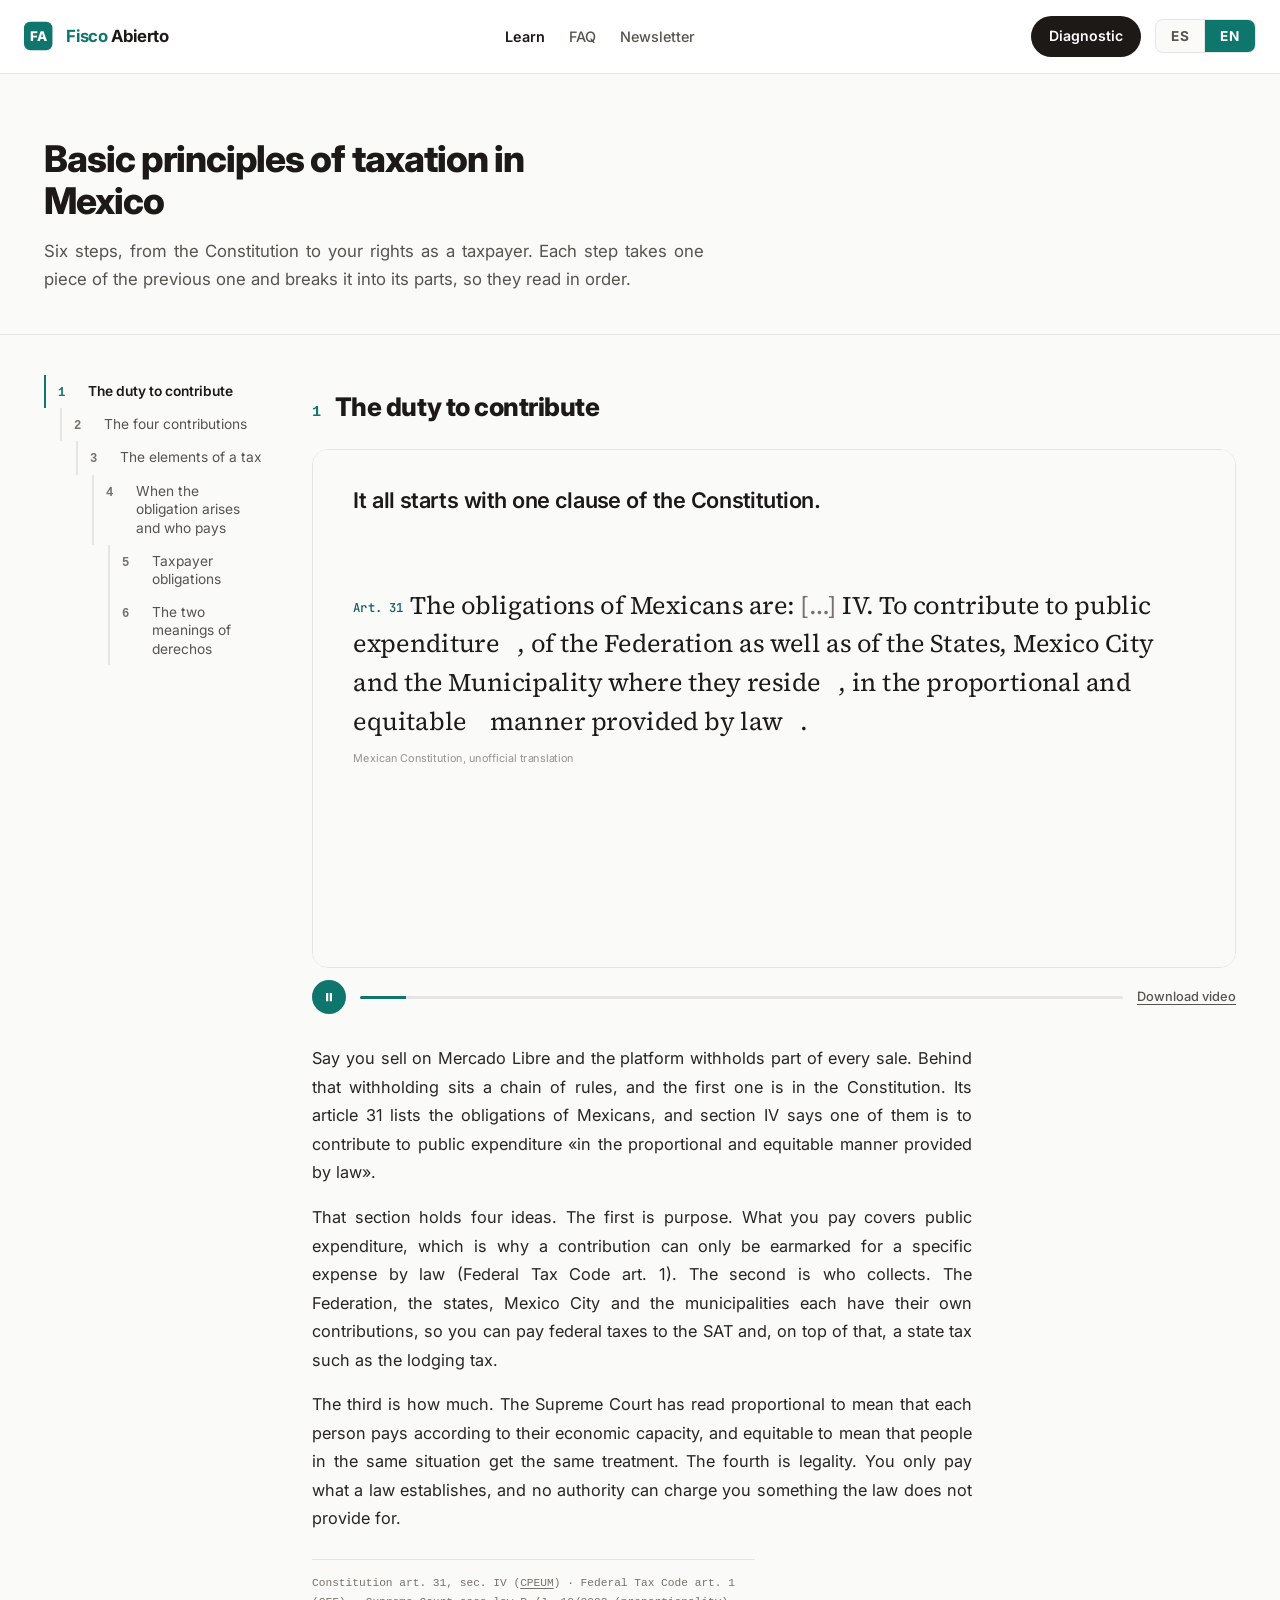
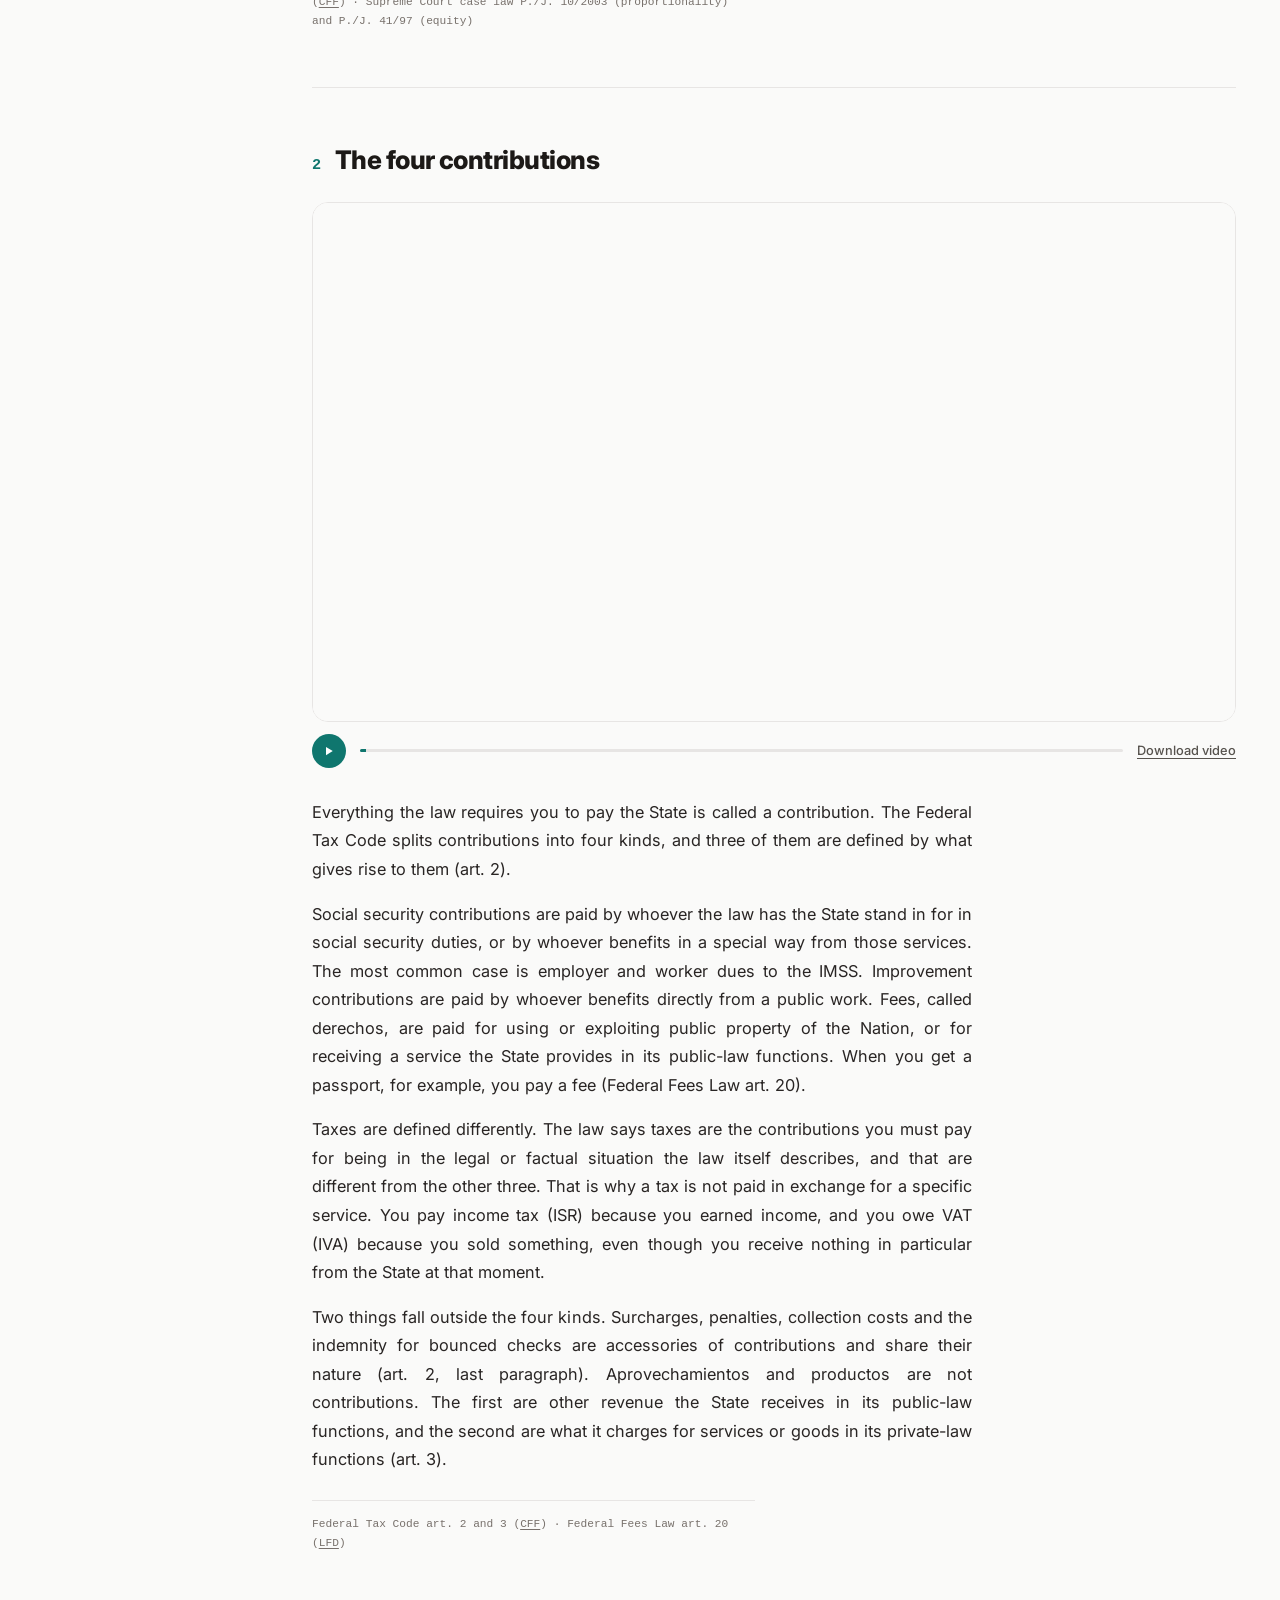
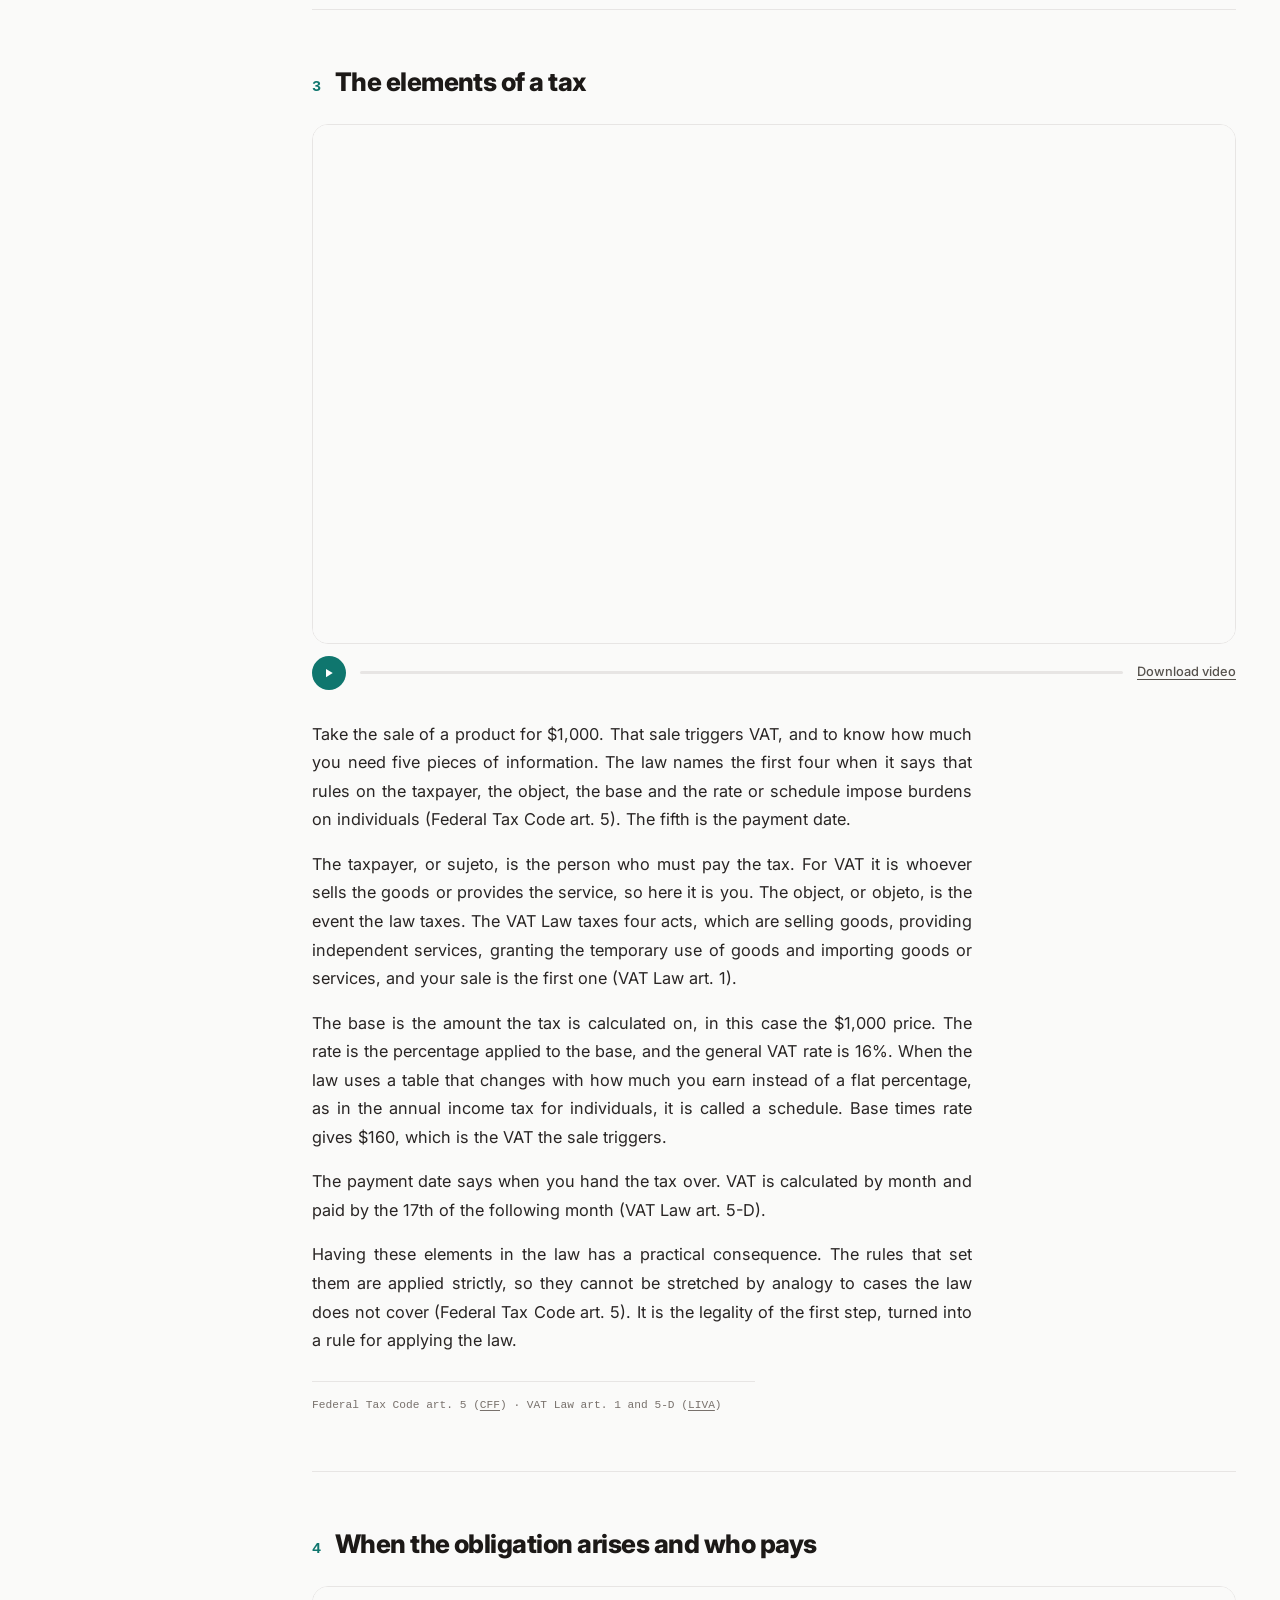
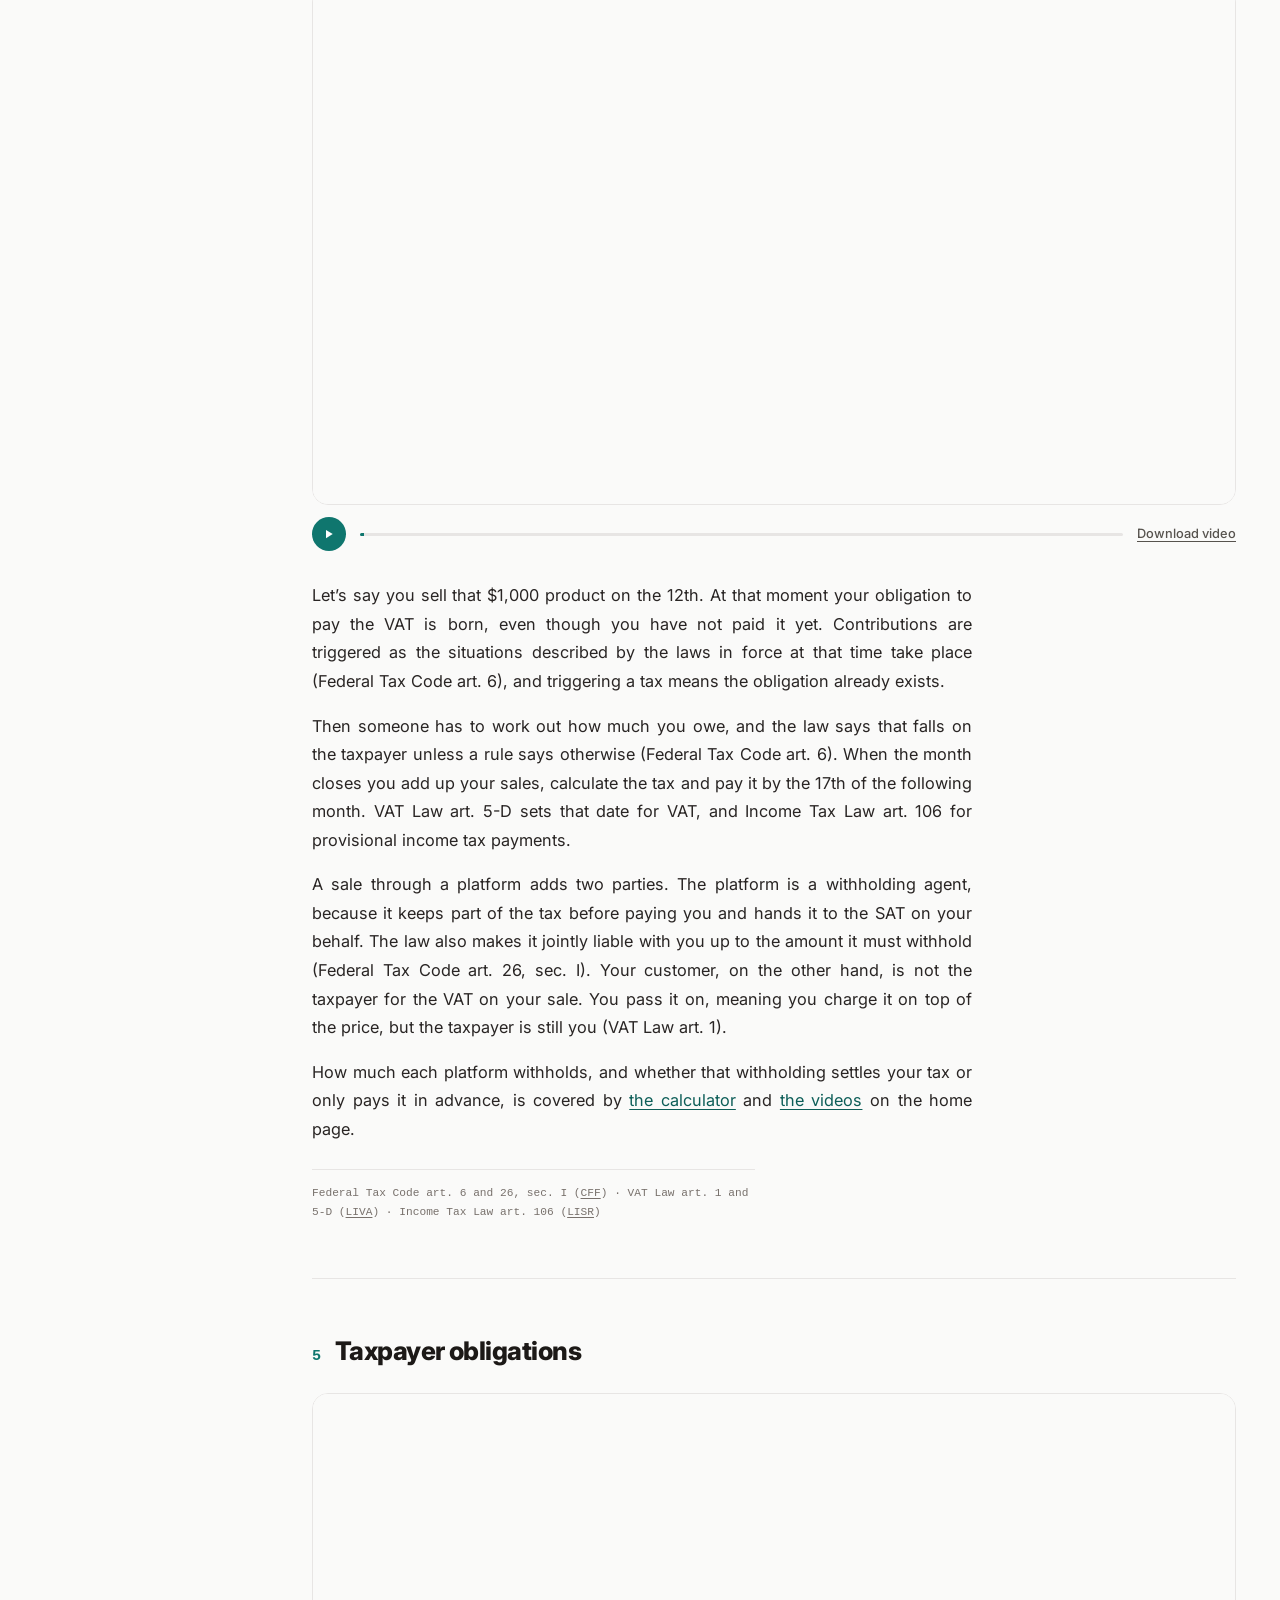
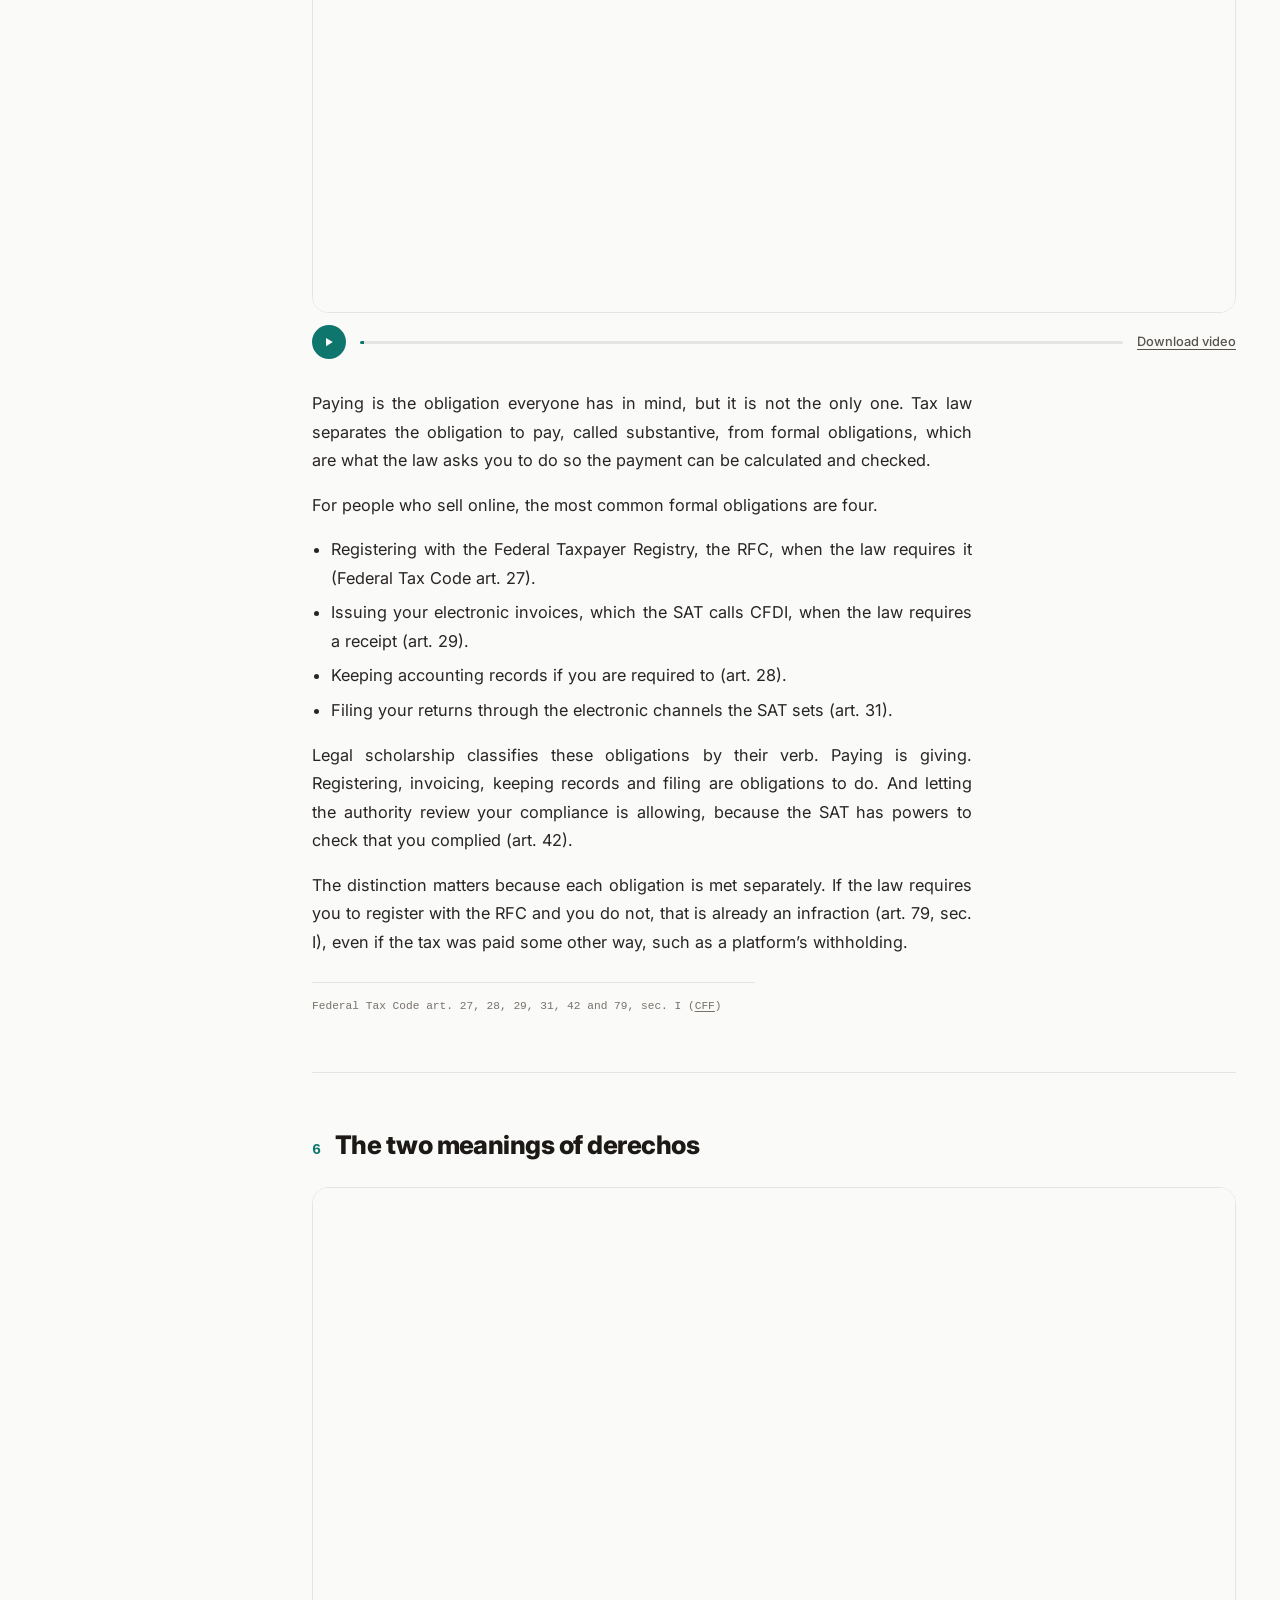
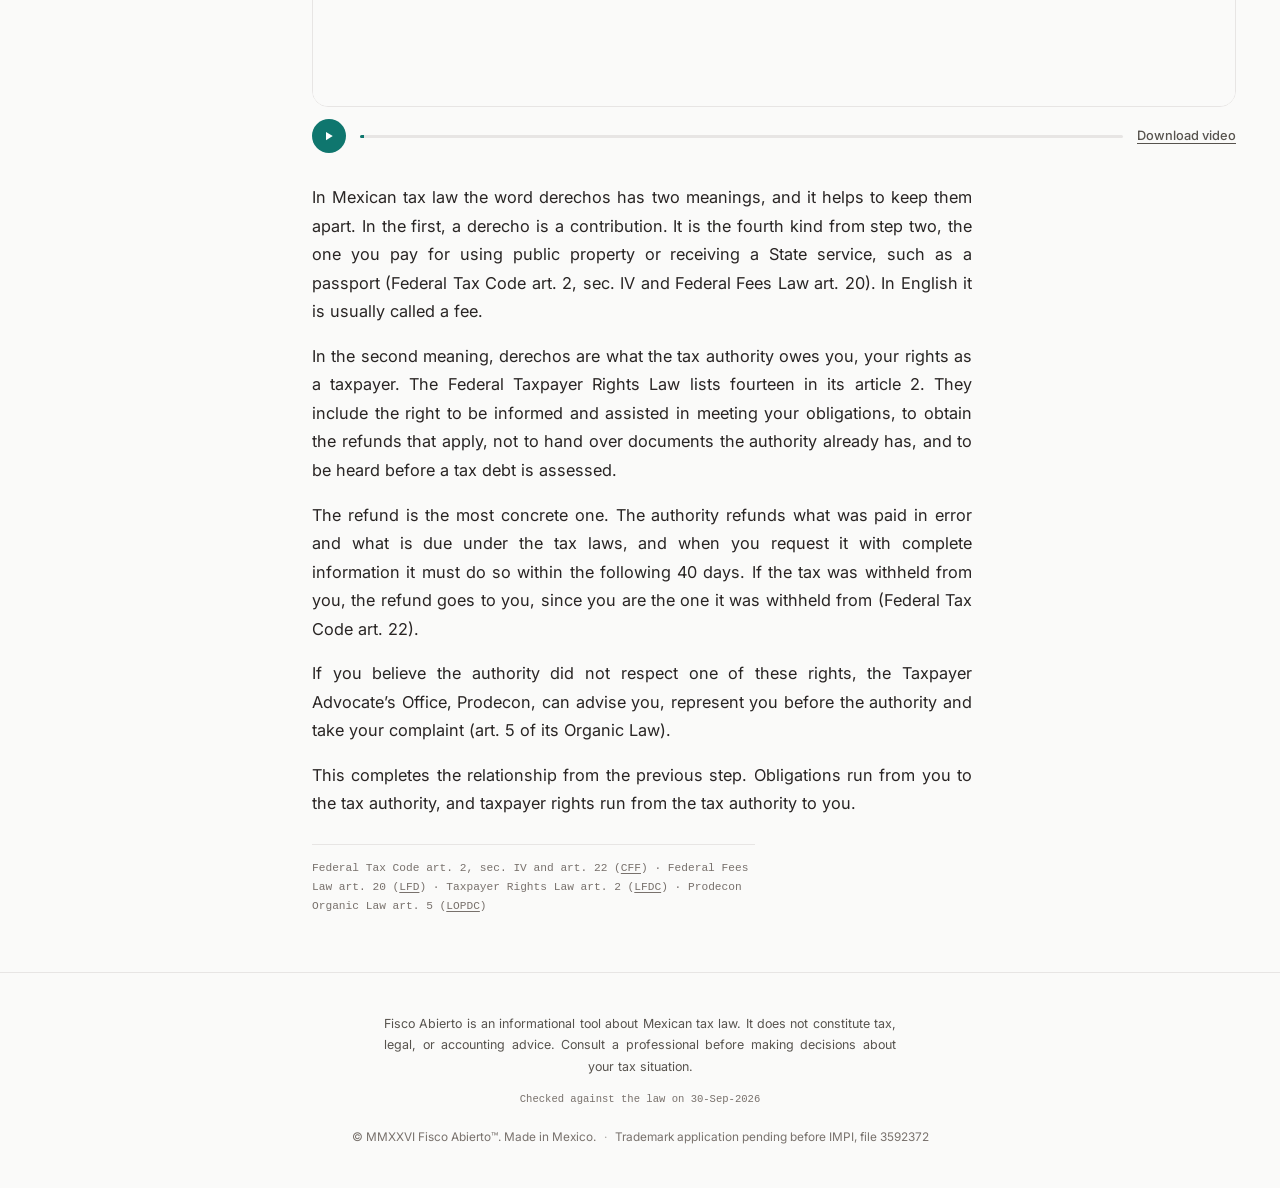
<file: aprende/index.html>
<!DOCTYPE html>
<html lang="es">
<head>
    <meta charset="UTF-8">
    <meta name="viewport" content="width=device-width, initial-scale=1.0">
    <title>Aprende | Fisco Abierto</title>
    <link rel="icon" type="image/svg+xml" href="../favicon.svg">
    <meta name="description" content="Principios básicos de los impuestos en México, en seis pasos con animaciones: qué es una contribución, qué es un impuesto, cuándo nace la obligación, obligaciones y derechos del contribuyente.">
    <link rel="preconnect" href="https://fonts.googleapis.com">
    <link rel="preconnect" href="https://fonts.gstatic.com" crossorigin>
    <link href="https://fonts.googleapis.com/css2?family=Inter:wght@400;500;600;700;800&display=swap" rel="stylesheet">
    <style>
        :root {
            --color-bg: #FAFAF9;
            --color-surface: #FFFFFF;
            --color-text: #1C1917;
            --color-text-secondary: #57534E;
            --color-text-muted: #78716C;
            --color-accent: #0F766E;
            --color-accent-light: #CCFBF1;
            --color-accent-dark: #0D5E58;
            --color-border: #E7E5E4;
            --mono: ui-monospace, SFMono-Regular, Menlo, monospace;
        }
        * { margin: 0; padding: 0; box-sizing: border-box; }
        html { scroll-padding-top: 90px; }
        body {
            font-family: 'Inter', system-ui, -apple-system, sans-serif;
            background: var(--color-bg);
            color: var(--color-text);
            line-height: 1.6;
            -webkit-font-smoothing: antialiased;
        }
        .container { max-width: 1240px; margin: 0 auto; padding: 0 24px; }

        /* NAV: el mismo del sitio. Aquí el botón de Diagnóstico se ve siempre,
           porque esta página no tiene el botón del hero. */
        nav#topnav {
            background: var(--color-surface);
            border-bottom: 1px solid var(--color-border);
            padding: 16px 0;
            position: sticky;
            top: 0;
            z-index: 100;
            transition: padding 0.25s ease;
        }
        nav#topnav .container { display: flex; justify-content: space-between; align-items: center; max-width: 1560px; }
        nav#topnav.shrunk { padding: 8px 0; }
        .logo { display: inline-flex; align-items: center; gap: 10px; text-decoration: none; }
        .logo-badge { height: 32px; width: auto; flex-shrink: 0; }
        .logo-word { display: inline-flex; gap: 0.18em; white-space: nowrap; overflow: hidden; max-width: 240px; font-size: 1.05rem; font-weight: 700; letter-spacing: -0.01em; }
        .logo-word-a { color: var(--color-accent); }
        .logo-word-b { color: var(--color-text); }
        .nav-right { display: inline-flex; align-items: center; gap: 14px; }
        .nav-links { display: flex; gap: 24px; }
        .nav-links a { text-decoration: none; color: var(--color-text-secondary); font-size: 0.9rem; font-weight: 500; transition: color 0.2s; }
        .nav-links a[aria-current="page"] { color: var(--color-text); font-weight: 600; }
        @media (hover: hover) { .nav-links a:hover { color: var(--color-accent); } }
        .nav-cta { background: var(--color-text); color: #FFFFFF; text-decoration: none; font-size: 0.88rem; font-weight: 600; padding: 9px 18px; border-radius: 999px; white-space: nowrap; transition: background-color 0.2s; }
        @media (hover: hover) { .nav-cta:hover { background: var(--color-accent); } }
        .lang-switch { display: inline-flex; border: 1px solid var(--color-border); border-radius: 8px; overflow: hidden; background: var(--color-bg); flex-shrink: 0; }
        .lang-btn { appearance: none; -webkit-appearance: none; background: none; border: none; font-family: inherit; font-size: 0.85rem; font-weight: 700; letter-spacing: 0.06em; color: var(--color-text-secondary); padding: 8px 15px; cursor: pointer; transition: background-color 0.2s, color 0.2s; }
        .lang-btn + .lang-btn { border-left: 1px solid var(--color-border); }
        @media (hover: hover) { .lang-btn:hover { color: var(--color-accent); } }
        .lang-btn.active { background: var(--color-accent); color: #FFFFFF; }
        .lang-btn:focus-visible, .nav-links a:focus-visible, .nav-cta:focus-visible, .logo:focus-visible { outline: 2px solid var(--color-accent); outline-offset: 2px; }
        @media (prefers-reduced-motion: reduce) { nav#topnav, .nav-links a, .nav-cta, .lang-btn { transition: none; } }

        /* ENCABEZADO */
        .ap-head { padding: 64px 0 40px; border-bottom: 1px solid var(--color-border); }
        .ap-head h1 { font-size: 2.3rem; font-weight: 800; letter-spacing: -0.025em; line-height: 1.15; max-width: 22ch; }
        .ap-head p { margin-top: 16px; font-size: 1.05rem; color: var(--color-text-secondary); line-height: 1.65; max-width: 60ch; }

        /* CUERPO: escalera fija a la izquierda y peldaños a la derecha. */
        .ap-body { display: grid; grid-template-columns: 220px minmax(0, 1fr); gap: 48px; align-items: start; }

        /* La escalera: la sangría de cada peldaño es su profundidad. Cada uno
           se explica con las piezas del de abajo; el 5 y el 6 comparten nivel
           porque son las dos caras de la misma relación. */
        .ap-escalera { position: sticky; top: 96px; padding: 40px 0; }
        .ap-escalera ol { list-style: none; }
        .ap-escalera li { position: relative; padding-left: calc(var(--nivel, 0) * 16px); }
        .ap-escalera li[data-nivel="1"] { --nivel: 1; } .ap-escalera li[data-nivel="2"] { --nivel: 2; }
        .ap-escalera li[data-nivel="3"] { --nivel: 3; } .ap-escalera li[data-nivel="4"] { --nivel: 4; }
        .ap-escalera a {
            display: grid; grid-template-columns: 22px 1fr; gap: 8px; align-items: baseline;
            padding: 7px 0 7px 12px; border-left: 2px solid var(--color-border);
            color: var(--color-text-secondary); text-decoration: none; font-size: 0.86rem; line-height: 1.35;
            transition: color 0.2s, border-color 0.2s;
        }
        .ap-escalera .n { font-family: var(--mono); font-size: 0.76rem; font-weight: 600; color: var(--color-text-muted); }
        .ap-escalera a[aria-current="step"] { color: var(--color-text); border-left-color: var(--color-accent); font-weight: 600; }
        .ap-escalera a[aria-current="step"] .n { color: var(--color-accent); }
        @media (hover: hover) { .ap-escalera a:hover { color: var(--color-accent); } }
        .ap-escalera a:focus-visible { outline: 2px solid var(--color-accent); outline-offset: 2px; }

        .ap-p { padding: 56px 0; border-bottom: 1px solid var(--color-border); }
        .ap-p:last-child { border-bottom: 0; }
        .ap-p h2 { display: flex; align-items: baseline; gap: 14px; font-size: 1.6rem; font-weight: 800; letter-spacing: -0.02em; line-height: 1.25; }
        .ap-p h2 .n { font-family: var(--mono); font-size: 0.95rem; font-weight: 600; color: var(--color-accent); flex: none; }

        /* Lámina en vivo: la misma fuente que el video descargable. */
        .ap-lamina { margin: 26px 0 0; }
        .ap-marco { position: relative; aspect-ratio: 16 / 9; border: 1px solid var(--color-border); border-radius: 16px; overflow: hidden; background: #FAFAF9; }
        .ap-marco iframe { position: absolute; inset: 0; width: 100%; height: 100%; border: 0; display: block; }
        .ap-ctl { display: flex; align-items: center; gap: 14px; margin-top: 12px; }
        .ap-play {
            appearance: none; -webkit-appearance: none; cursor: pointer; flex: none;
            width: 34px; height: 34px; border-radius: 50%; display: grid; place-items: center;
            background: var(--color-accent); border: 0;
        }
        @media (hover: hover) { .ap-play:hover { background: var(--color-accent-dark); } }
        .ap-play:focus-visible { outline: 2px solid var(--color-accent); outline-offset: 3px; }
        .ap-play svg { width: 12px; height: 12px; fill: #FFFFFF; }
        .ap-play path { display: none; }
        .ap-play[data-estado="play"] .i-play, .ap-play[data-estado="pause"] .i-pause, .ap-play[data-estado="replay"] .i-replay { display: inline; }
        .ap-track { flex: 1; height: 3px; border-radius: 3px; background: var(--color-border); overflow: hidden; }
        .ap-fill { display: block; height: 100%; width: 0; background: var(--color-accent); }
        .ap-dl { flex: none; font-size: 0.8rem; font-weight: 500; color: var(--color-text-secondary); text-decoration: underline; text-underline-offset: 3px; }
        @media (hover: hover) { .ap-dl:hover { color: var(--color-accent); } }
        .ap-dl:focus-visible { outline: 2px solid var(--color-accent); outline-offset: 2px; }

        .ap-texto { margin-top: 30px; max-width: 66ch; }
        .ap-texto p, .ap-texto li { font-size: 1.02rem; line-height: 1.75; color: #292524; }
        .ap-texto p + p, .ap-texto ul + p, .ap-texto p + ul { margin-top: 16px; }
        .ap-texto ul { padding-left: 1.2em; }
        .ap-texto li + li { margin-top: 6px; }
        .ap-texto a { color: var(--color-accent-dark); text-underline-offset: 3px; }
        .ap-texto q { quotes: '«' '»'; }

        .blk-foot { margin-top: 26px; padding-top: 14px; border-top: 1px solid var(--color-border); font-family: var(--mono); font-size: 0.7rem; color: var(--color-text-muted); line-height: 1.7; max-width: 66ch; }
        .blk-foot a { color: inherit; text-decoration: underline; text-underline-offset: 2px; }
        @media (hover: hover) { .blk-foot a:hover { color: var(--color-accent); } }
        .verif { margin-top: 10px; font-family: var(--mono); font-size: 0.66rem; color: var(--color-text-muted); line-height: 1.7; }
        .verif:empty { display: none; }
        .verif-date { white-space: nowrap; }

        footer { padding: 40px 0; border-top: 1px solid var(--color-border); text-align: center; }
        .footer-fine { max-width: 64ch; margin: 0 auto; font-size: 0.78rem; color: var(--color-text-secondary); line-height: 1.7; }
        .footer-copy { margin-top: 18px; font-size: 0.74rem; color: var(--color-text-muted); line-height: 1.8; }
        .footer-copy .sep { margin: 0 8px; opacity: 0.6; }
        .footer-mark { white-space: nowrap; }
        footer .verif { margin-top: 14px; }

        @media (max-width: 1000px) {
            .ap-body { grid-template-columns: minmax(0, 1fr); gap: 0; }
            .ap-escalera { position: static; padding: 28px 0 8px; border-bottom: 1px solid var(--color-border); }
        }
        @media (max-width: 600px) {
            nav#topnav { padding: 9px 0; }
            nav#topnav .container { flex-wrap: wrap; row-gap: 7px; }
            .logo { gap: 7px; }
            .logo-badge { height: 27px; }
            .logo-word { font-size: 0.92rem; max-width: 200px; }
            .nav-right { gap: 8px; }
            .nav-cta { padding: 6px 12px; font-size: 0.78rem; }
            .nav-links { gap: 14px; order: 3; flex-basis: 100%; justify-content: center; }
            .nav-links a { font-size: 0.82rem; }
            .lang-btn { padding: 5px 9px; font-size: 0.76rem; }
            .ap-head { padding: 40px 0 28px; }
            .ap-head h1 { font-size: 1.7rem; }
            .ap-head p { font-size: 0.98rem; }
            .ap-p { padding: 40px 0; }
            .ap-p h2 { font-size: 1.3rem; gap: 10px; }
            .ap-marco { aspect-ratio: 4 / 5; border-radius: 14px; }
            .ap-texto p, .ap-texto li { font-size: 0.98rem; }
            .footer-copy .sep { display: none; }
            .footer-mark { display: block; }
        }
        /* Prosa justificada (30 sep 2026, José), igual que en la página
           principal: el texto corrido bajo cada lámina y la entradilla. */
        .ap-head p, .ap-texto p, .ap-texto li, .footer-fine {
            text-align: justify;
            -webkit-hyphens: auto;
            hyphens: auto;
        }
        .footer-fine { text-align-last: center; }
        @media (prefers-reduced-motion: reduce) { .ap-escalera a { transition: none; } }
    </style>
</head>
<body>

<nav id="topnav" aria-label="Principal" data-i18n-aria="nav.main">
    <div class="container">
        <a href="../" class="logo" aria-label="Fisco Abierto" data-con-idioma="../">
            <svg class="logo-badge" viewBox="0 0 36 36" xmlns="http://www.w3.org/2000/svg" aria-hidden="true">
                <rect x="0" y="2" width="32" height="32" rx="7" fill="#0F766E"/>
                <text x="16" y="23.5" font-family="Inter, system-ui, sans-serif" font-size="15" font-weight="800" fill="#FFFFFF" text-anchor="middle" letter-spacing="-0.5">FA</text>
            </svg>
            <span class="logo-word" aria-hidden="true"><span class="logo-word-a">Fisco</span><span class="logo-word-b">Abierto</span></span>
        </a>
        <div class="nav-links">
            <a href="./" aria-current="page" data-i18n="nav.learn">Aprende</a>
            <a href="../#faq" data-con-idioma="../" data-ancla="#faq" data-i18n="nav.faq">FAQ</a>
            <a href="../#newsletter" data-con-idioma="../" data-ancla="#newsletter" data-i18n="nav.newsletter">Newsletter</a>
        </div>
        <div class="nav-right">
            <a href="../#diagnostico" class="nav-cta" data-con-idioma="../" data-ancla="#diagnostico" data-i18n="nav.diagnostic">Diagnóstico</a>
            <div class="lang-switch" role="group" aria-label="Idioma / Language">
                <button type="button" class="lang-btn" data-lang="es" lang="es" aria-pressed="true">ES</button>
                <button type="button" class="lang-btn" data-lang="en" lang="en" aria-pressed="false">EN</button>
            </div>
        </div>
    </div>
</nav>

<main>
<header class="ap-head">
    <div class="container">
        <h1 data-i18n="ap.title">Principios básicos de los impuestos en México</h1>
        <p data-i18n="ap.lead">Seis pasos, de la Constitución a sus derechos como contribuyente. Cada paso toma una pieza del anterior y la abre en sus partes, así que se leen en orden.</p>
    </div>
</header>

<div class="container ap-body">
    <nav class="ap-escalera" aria-label="Pasos" data-i18n-aria="ap.steps">
        <ol>
            <li data-nivel="0"><a href="#p1"><span class="n">1</span><span data-i18n="p1.nav">El deber de contribuir</span></a></li>
            <li data-nivel="1"><a href="#p2"><span class="n">2</span><span data-i18n="p2.nav">Las cuatro contribuciones</span></a></li>
            <li data-nivel="2"><a href="#p3"><span class="n">3</span><span data-i18n="p3.nav">Los elementos de un impuesto</span></a></li>
            <li data-nivel="3"><a href="#p4"><span class="n">4</span><span data-i18n="p4.nav">Cuándo nace la obligación y quién paga</span></a></li>
            <li data-nivel="4"><a href="#p5"><span class="n">5</span><span data-i18n="p5.nav">Obligaciones del contribuyente</span></a></li>
            <li data-nivel="4"><a href="#p6"><span class="n">6</span><span data-i18n="p6.nav">Los dos sentidos de «derechos»</span></a></li>
        </ol>
    </nav>

    <div class="ap-pasos">
<!-- PASO 1 -->
<section class="ap-p" id="p1" aria-labelledby="p1t">
    <h2 id="p1t"><span class="n">1</span><span data-i18n="p1.title">El deber de contribuir</span></h2>
    <figure class="ap-lamina" data-lamina="p1" data-video="deber-de-contribuir">
        <div class="ap-marco"><iframe title="Animación: el deber de contribuir" data-i18n-title="p1.frame" loading="lazy" tabindex="-1" aria-hidden="true"></iframe></div>
        <figcaption class="ap-ctl">
            <button type="button" class="ap-play" aria-label="Reproducir" data-i18n-aria="ap.play" data-estado="play"><svg viewBox="0 0 16 16" aria-hidden="true" focusable="false"><path class="i-play" d="M4 2.5v11l9-5.5z"/><path class="i-pause" d="M4 2.5h3v11H4zM9 2.5h3v11H9z"/><path class="i-replay" d="M8 2.5a5.5 5.5 0 1 1-5.2 3.7l1.4.5A4 4 0 1 0 8 4v2L4.8 3.2 8 .5z"/></svg></button>
            <span class="ap-track" aria-hidden="true"><span class="ap-fill"></span></span>
            <a class="ap-dl" href="videos/deber-de-contribuir-es.mp4" download data-i18n="ap.download">Descargar video</a>
        </figcaption>
    </figure>
    <div class="ap-texto">
        <p data-i18n="p1.a">Suponga que vende por Mercado Libre y que la plataforma le retiene una parte de cada venta. Detrás de esa retención hay una cadena de reglas, y la primera está en la Constitución. Su artículo 31 enumera las obligaciones de los mexicanos, y la fracción IV dice que una de ellas es contribuir para los gastos públicos <q>de la manera proporcional y equitativa que dispongan las leyes</q>.</p>
        <p data-i18n="p1.b">Esa fracción contiene cuatro ideas. La primera es el destino. Lo que usted paga cubre el gasto público. Por eso una contribución solo puede asignarse a un gasto específico mediante una ley (art. 1 CFF). La segunda es quién cobra. La Federación, los estados, la Ciudad de México y los municipios tienen cada uno sus contribuciones. Eso explica que pueda pagar impuestos federales al SAT y, además, uno estatal, como el impuesto sobre hospedaje.</p>
        <p data-i18n="p1.c">La tercera es cuánto. La Suprema Corte ha interpretado que proporcional significa que cada quien paga según su capacidad económica, y que equitativo significa que quienes están en la misma situación reciben el mismo trato. La cuarta es la legalidad. Solo paga lo que establece una ley. Y ninguna autoridad puede cobrarle algo que la ley no prevé.</p>
    </div>
    <p class="blk-foot" data-i18n="p1.src">Art. 31, fr. IV <a href="https://www.diputados.gob.mx/LeyesBiblio/pdf/CPEUM.pdf" target="_blank" rel="noopener noreferrer">CPEUM</a> · Art. 1 <a href="https://www.diputados.gob.mx/LeyesBiblio/pdf/CFF.pdf" target="_blank" rel="noopener noreferrer">CFF</a> · SCJN, jurisprudencia P./J. 10/2003 (proporcionalidad) y P./J. 41/97 (equidad)</p>
</section>

<!-- PASO 2 -->
<section class="ap-p" id="p2" aria-labelledby="p2t">
    <h2 id="p2t"><span class="n">2</span><span data-i18n="p2.title">Las cuatro contribuciones</span></h2>
    <figure class="ap-lamina" data-lamina="p2" data-video="contribuciones">
        <div class="ap-marco"><iframe title="Animación: las cuatro contribuciones" data-i18n-title="p2.frame" loading="lazy" tabindex="-1" aria-hidden="true"></iframe></div>
        <figcaption class="ap-ctl">
            <button type="button" class="ap-play" aria-label="Reproducir" data-i18n-aria="ap.play" data-estado="play"><svg viewBox="0 0 16 16" aria-hidden="true" focusable="false"><path class="i-play" d="M4 2.5v11l9-5.5z"/><path class="i-pause" d="M4 2.5h3v11H4zM9 2.5h3v11H9z"/><path class="i-replay" d="M8 2.5a5.5 5.5 0 1 1-5.2 3.7l1.4.5A4 4 0 1 0 8 4v2L4.8 3.2 8 .5z"/></svg></button>
            <span class="ap-track" aria-hidden="true"><span class="ap-fill"></span></span>
            <a class="ap-dl" href="videos/contribuciones-es.mp4" download data-i18n="ap.download">Descargar video</a>
        </figcaption>
    </figure>
    <div class="ap-texto">
        <p data-i18n="p2.a">Todo lo que la ley lo obliga a pagar al Estado se llama contribución. El Código Fiscal de la Federación las divide en cuatro clases, y tres de ellas se definen por lo que las origina (art. 2 CFF).</p>
        <p data-i18n="p2.b">Las aportaciones de seguridad social las paga quien la ley sustituye por el Estado en obligaciones de seguridad social, o quien se beneficia de manera especial de esos servicios. El caso más común son las cuotas obrero-patronales al IMSS. Las contribuciones de mejoras las paga quien se beneficia de manera directa por una obra pública. Los derechos se pagan por usar o aprovechar un bien del dominio público de la Nación, o por recibir un servicio que el Estado presta en sus funciones de derecho público. Por ejemplo, cuando tramita su pasaporte paga un derecho (art. 20 LFD).</p>
        <p data-i18n="p2.c">El impuesto se define de otra forma. La ley dice que son impuestos las contribuciones que debe pagar por estar en la situación jurídica o de hecho que la propia ley prevé, y que son distintas de las otras tres. Por eso un impuesto no se paga a cambio de un servicio concreto. Paga ISR porque obtuvo un ingreso, y causa IVA porque vendió, aunque en ese momento no reciba nada en particular del Estado.</p>
        <p data-i18n="p2.d">Dos cosas quedan fuera de las cuatro clases. Los recargos, las sanciones, los gastos de ejecución y la indemnización por cheques no pagados son accesorios de las contribuciones y siguen su misma naturaleza (art. 2, último párrafo CFF). También quedan fuera los aprovechamientos y los productos, que no son contribuciones. Los primeros son otros ingresos que el Estado recibe por funciones de derecho público, y los segundos son lo que cobra por servicios o bienes en funciones de derecho privado (art. 3 CFF).</p>
    </div>
    <p class="blk-foot" data-i18n="p2.src">Arts. 2 y 3 <a href="https://www.diputados.gob.mx/LeyesBiblio/pdf/CFF.pdf" target="_blank" rel="noopener noreferrer">CFF</a> · Art. 20 <a href="https://www.diputados.gob.mx/LeyesBiblio/pdf/LFD.pdf" target="_blank" rel="noopener noreferrer">LFD</a></p>
</section>

<!-- PASO 3 -->
<section class="ap-p" id="p3" aria-labelledby="p3t">
    <h2 id="p3t"><span class="n">3</span><span data-i18n="p3.title">Los elementos de un impuesto</span></h2>
    <figure class="ap-lamina" data-lamina="p3" data-video="elementos-del-impuesto">
        <div class="ap-marco"><iframe title="Animación: los elementos de un impuesto" data-i18n-title="p3.frame" loading="lazy" tabindex="-1" aria-hidden="true"></iframe></div>
        <figcaption class="ap-ctl">
            <button type="button" class="ap-play" aria-label="Reproducir" data-i18n-aria="ap.play" data-estado="play"><svg viewBox="0 0 16 16" aria-hidden="true" focusable="false"><path class="i-play" d="M4 2.5v11l9-5.5z"/><path class="i-pause" d="M4 2.5h3v11H4zM9 2.5h3v11H9z"/><path class="i-replay" d="M8 2.5a5.5 5.5 0 1 1-5.2 3.7l1.4.5A4 4 0 1 0 8 4v2L4.8 3.2 8 .5z"/></svg></button>
            <span class="ap-track" aria-hidden="true"><span class="ap-fill"></span></span>
            <a class="ap-dl" href="videos/elementos-del-impuesto-es.mp4" download data-i18n="ap.download">Descargar video</a>
        </figcaption>
    </figure>
    <div class="ap-texto">
        <p data-i18n="p3.a">Tome la venta de un producto en $1,000. Esa venta causa IVA, y para saber cuánto necesita cinco datos. Los cuatro primeros los nombra la ley, que dice que las normas que se refieren al sujeto, al objeto, a la base y a la tasa o tarifa establecen cargas a los particulares (art. 5 CFF). El quinto es la época de pago.</p>
        <p data-i18n="p3.b">El sujeto es la persona que debe pagar el impuesto. En el IVA es quien vende el bien o presta el servicio, así que aquí es usted. El objeto es el hecho que la ley grava. La Ley del IVA grava cuatro actos, que son vender bienes, prestar servicios independientes, dar bienes en uso o goce temporal e importar bienes o servicios, y su venta es el primero (art. 1 LIVA).</p>
        <p data-i18n="p3.c">La base es la cantidad sobre la que se calcula el impuesto, en este caso los $1,000 del precio. La tasa es el porcentaje que se aplica a la base, y la tasa general del IVA es 16%. Cuando en lugar de un porcentaje fijo la ley usa una tabla que cambia según cuánto gana, como en el ISR anual de las personas físicas, se habla de tarifa. Base por tasa da $160, que es el IVA que causa la venta.</p>
        <p data-i18n="p3.d">La época de pago dice cuándo entrega el impuesto. El IVA se calcula por mes y se paga a más tardar el día 17 del mes siguiente (art. 5-D LIVA).</p>
        <p data-i18n="p3.e">Que estos elementos estén en la ley tiene una consecuencia práctica. Las normas que los fijan se aplican de manera estricta (art. 5 CFF). Eso quiere decir que no pueden extenderse por analogía a casos que la ley no prevé. Es la legalidad del primer paso, convertida en una regla para aplicar la ley.</p>
    </div>
    <p class="blk-foot" data-i18n="p3.src">Art. 5 <a href="https://www.diputados.gob.mx/LeyesBiblio/pdf/CFF.pdf" target="_blank" rel="noopener noreferrer">CFF</a> · Arts. 1 y 5-D <a href="https://www.diputados.gob.mx/LeyesBiblio/pdf/LIVA.pdf" target="_blank" rel="noopener noreferrer">LIVA</a></p>
</section>

<!-- PASO 4 -->
<section class="ap-p" id="p4" aria-labelledby="p4t">
    <h2 id="p4t"><span class="n">4</span><span data-i18n="p4.title">Cuándo nace la obligación y quién paga</span></h2>
    <figure class="ap-lamina" data-lamina="p4" data-video="nace-la-obligacion">
        <div class="ap-marco"><iframe title="Animación: cuándo nace la obligación y quién paga" data-i18n-title="p4.frame" loading="lazy" tabindex="-1" aria-hidden="true"></iframe></div>
        <figcaption class="ap-ctl">
            <button type="button" class="ap-play" aria-label="Reproducir" data-i18n-aria="ap.play" data-estado="play"><svg viewBox="0 0 16 16" aria-hidden="true" focusable="false"><path class="i-play" d="M4 2.5v11l9-5.5z"/><path class="i-pause" d="M4 2.5h3v11H4zM9 2.5h3v11H9z"/><path class="i-replay" d="M8 2.5a5.5 5.5 0 1 1-5.2 3.7l1.4.5A4 4 0 1 0 8 4v2L4.8 3.2 8 .5z"/></svg></button>
            <span class="ap-track" aria-hidden="true"><span class="ap-fill"></span></span>
            <a class="ap-dl" href="videos/nace-la-obligacion-es.mp4" download data-i18n="ap.download">Descargar video</a>
        </figcaption>
    </figure>
    <div class="ap-texto">
        <p data-i18n="p4.a">Digamos que el día 12 vende ese producto de $1,000. En ese momento nace su obligación de pagar el IVA, aunque todavía no lo pague. Las contribuciones se causan conforme ocurren las situaciones que prevén las leyes vigentes en ese momento (art. 6 CFF), y causar un impuesto quiere decir que la obligación ya existe.</p>
        <p data-i18n="p4.b">Después alguien tiene que calcular cuánto debe, y la ley dice que eso le corresponde al contribuyente, salvo que una norma diga otra cosa (art. 6 CFF). Entonces, al cerrar el mes, suma sus ventas, calcula el impuesto y lo paga a más tardar el día 17 del mes siguiente. Así lo fijan el art. 5-D LIVA para el IVA y el art. 106 LISR para los pagos provisionales de ISR.</p>
        <p data-i18n="p4.c">Una venta por plataforma agrega dos personas. La plataforma es retenedora, porque se queda con una parte del impuesto antes de depositarle y la entrega al SAT por usted. Además, la ley la hace responder junto con usted hasta por el monto que debe retener (art. 26, fr. I CFF). En cambio, su cliente no es contribuyente del IVA de su venta. Usted se lo traslada, es decir, se lo cobra encima del precio, pero el contribuyente sigue siendo usted (art. 1 LIVA).</p>
        <p data-i18n="p4.d">Cuánto retiene cada plataforma, y si esa retención cierra su cuenta o solo la adelanta, lo explican <a href="../#calculadora" data-con-idioma="../" data-ancla="#calculadora">la calculadora</a> y <a href="../#videos" data-con-idioma="../" data-ancla="#videos">los videos</a> de la página principal.</p>
    </div>
    <p class="blk-foot" data-i18n="p4.src">Arts. 6 y 26, fr. I <a href="https://www.diputados.gob.mx/LeyesBiblio/pdf/CFF.pdf" target="_blank" rel="noopener noreferrer">CFF</a> · Arts. 1 y 5-D <a href="https://www.diputados.gob.mx/LeyesBiblio/pdf/LIVA.pdf" target="_blank" rel="noopener noreferrer">LIVA</a> · Art. 106 <a href="https://www.diputados.gob.mx/LeyesBiblio/pdf/LISR.pdf" target="_blank" rel="noopener noreferrer">LISR</a></p>
</section>

<!-- PASO 5 -->
<section class="ap-p" id="p5" aria-labelledby="p5t">
    <h2 id="p5t"><span class="n">5</span><span data-i18n="p5.title">Obligaciones del contribuyente</span></h2>
    <figure class="ap-lamina" data-lamina="p5" data-video="obligaciones">
        <div class="ap-marco"><iframe title="Animación: obligaciones del contribuyente" data-i18n-title="p5.frame" loading="lazy" tabindex="-1" aria-hidden="true"></iframe></div>
        <figcaption class="ap-ctl">
            <button type="button" class="ap-play" aria-label="Reproducir" data-i18n-aria="ap.play" data-estado="play"><svg viewBox="0 0 16 16" aria-hidden="true" focusable="false"><path class="i-play" d="M4 2.5v11l9-5.5z"/><path class="i-pause" d="M4 2.5h3v11H4zM9 2.5h3v11H9z"/><path class="i-replay" d="M8 2.5a5.5 5.5 0 1 1-5.2 3.7l1.4.5A4 4 0 1 0 8 4v2L4.8 3.2 8 .5z"/></svg></button>
            <span class="ap-track" aria-hidden="true"><span class="ap-fill"></span></span>
            <a class="ap-dl" href="videos/obligaciones-es.mp4" download data-i18n="ap.download">Descargar video</a>
        </figcaption>
    </figure>
    <div class="ap-texto">
        <p data-i18n="p5.a">Pagar es la obligación que todos tienen en mente, pero no es la única. El derecho fiscal distingue la obligación de pagar, que se llama sustantiva, de las obligaciones formales, que son lo que la ley le pide hacer para que el pago se pueda calcular y comprobar.</p>
        <p data-i18n="p5.b">Para quien vende en línea, las formales más comunes son cuatro.</p>
        <ul>
            <li data-i18n="p5.l1">Inscribirse en el Registro Federal de Contribuyentes, el RFC, cuando la ley lo obliga (art. 27 CFF).</li>
            <li data-i18n="p5.l2">Emitir sus facturas electrónicas, que el SAT llama CFDI, cuando la ley exige un comprobante (art. 29 CFF).</li>
            <li data-i18n="p5.l3">Llevar contabilidad si está obligado a ello (art. 28 CFF).</li>
            <li data-i18n="p5.l4">Presentar sus declaraciones en los medios electrónicos que señala el SAT (art. 31 CFF).</li>
        </ul>
        <p data-i18n="p5.c">La doctrina clasifica estas obligaciones por su verbo. Pagar es dar. Inscribirse, facturar, llevar contabilidad y declarar son obligaciones de hacer. Y permitir que la autoridad revise su cumplimiento es tolerar, porque el SAT tiene facultades para comprobar que cumplió (art. 42 CFF).</p>
        <p data-i18n="p5.d">La distinción importa porque cada obligación se cumple por separado. Si la ley lo obliga a inscribirse en el RFC y no lo hace, eso ya es una infracción (art. 79, fr. I CFF), aunque el impuesto se haya pagado por otra vía, como la retención de una plataforma.</p>
    </div>
    <p class="blk-foot" data-i18n="p5.src">Arts. 27, 28, 29, 31, 42 y 79, fr. I <a href="https://www.diputados.gob.mx/LeyesBiblio/pdf/CFF.pdf" target="_blank" rel="noopener noreferrer">CFF</a></p>
</section>

<!-- PASO 6 -->
<section class="ap-p" id="p6" aria-labelledby="p6t">
    <h2 id="p6t"><span class="n">6</span><span data-i18n="p6.title">Los dos sentidos de «derechos»</span></h2>
    <figure class="ap-lamina" data-lamina="p6" data-video="derechos">
        <div class="ap-marco"><iframe title="Animación: los dos sentidos de derechos" data-i18n-title="p6.frame" loading="lazy" tabindex="-1" aria-hidden="true"></iframe></div>
        <figcaption class="ap-ctl">
            <button type="button" class="ap-play" aria-label="Reproducir" data-i18n-aria="ap.play" data-estado="play"><svg viewBox="0 0 16 16" aria-hidden="true" focusable="false"><path class="i-play" d="M4 2.5v11l9-5.5z"/><path class="i-pause" d="M4 2.5h3v11H4zM9 2.5h3v11H9z"/><path class="i-replay" d="M8 2.5a5.5 5.5 0 1 1-5.2 3.7l1.4.5A4 4 0 1 0 8 4v2L4.8 3.2 8 .5z"/></svg></button>
            <span class="ap-track" aria-hidden="true"><span class="ap-fill"></span></span>
            <a class="ap-dl" href="videos/derechos-es.mp4" download data-i18n="ap.download">Descargar video</a>
        </figcaption>
    </figure>
    <div class="ap-texto">
        <p data-i18n="p6.a">En materia fiscal, la palabra derechos tiene dos sentidos, y conviene separarlos. En el primero, un derecho es una contribución. Es la cuarta clase del segundo paso, la que usted paga por usar un bien público o por recibir un servicio del Estado, como el pasaporte (art. 2, fr. IV CFF y art. 20 LFD).</p>
        <p data-i18n="p6.b">En el segundo sentido, los derechos son lo que la autoridad fiscal le debe a usted. La Ley Federal de los Derechos del Contribuyente enumera catorce en su artículo 2. Entre ellos están el derecho a ser informado y asistido para cumplir sus obligaciones, a obtener las devoluciones que procedan, a no entregar documentos que la autoridad ya tiene y a ser oído antes de que le determinen un crédito fiscal.</p>
        <p data-i18n="p6.c">La devolución es el más concreto. La autoridad devuelve lo que se pagó indebidamente y lo que proceda conforme a las leyes fiscales, y cuando usted la solicita con todos los datos debe hacerlo dentro de los 40 días siguientes. Si el impuesto se lo retuvieron, la devolución se hace a usted, que es a quien se lo retuvieron (art. 22 CFF).</p>
        <p data-i18n="p6.d">Si considera que la autoridad no respetó alguno de estos derechos, la Procuraduría de la Defensa del Contribuyente, Prodecon, puede asesorarlo, representarlo ante la autoridad y recibir su queja (art. 5 de su Ley Orgánica).</p>
        <p data-i18n="p6.e">Esto completa la relación del paso anterior. Las obligaciones van de usted al fisco, y los derechos del contribuyente van del fisco a usted.</p>
    </div>
    <p class="blk-foot" data-i18n="p6.src">Arts. 2, fr. IV y 22 <a href="https://www.diputados.gob.mx/LeyesBiblio/pdf/CFF.pdf" target="_blank" rel="noopener noreferrer">CFF</a> · Art. 20 <a href="https://www.diputados.gob.mx/LeyesBiblio/pdf/LFD.pdf" target="_blank" rel="noopener noreferrer">LFD</a> · Art. 2 <a href="https://www.diputados.gob.mx/LeyesBiblio/pdf/LFDC.pdf" target="_blank" rel="noopener noreferrer">LFDC</a> · Art. 5 <a href="https://www.diputados.gob.mx/LeyesBiblio/pdf/LOPDC.pdf" target="_blank" rel="noopener noreferrer">LOPDC</a></p>
</section>
    </div>
</div>
</main>

<footer>
    <div class="container">
        <p class="footer-fine" data-i18n="footer.disclaimer">Fisco Abierto es una herramienta informativa. No constituye asesoría fiscal, legal ni contable. Consulte a un profesional antes de tomar decisiones sobre su situación fiscal.</p>
        <p class="verif" data-verificado="2026-09-30" data-i18n-js></p>
        <p class="footer-copy">
            <span data-i18n="footer.copy">© MMXXVI Fisco Abierto™. Hecho en México.</span><span class="sep">&middot;</span><span class="footer-mark" data-i18n="footer.mark">Marca en trámite ante el IMPI, expediente 3592372</span>
        </p>
    </div>
</footer>

<!-- IDIOMA -->
<script>
// ==================== IDIOMA ====================
// Mismo contrato que index.html: el HTML trae el español como respaldo y
// este diccionario lo reescribe al cambiar de idioma.
let currentLanguage = 'es';

const translations = {
    es: {
        'meta.title': 'Aprende | Fisco Abierto',
        'nav.main': 'Principal',
        'nav.learn': 'Aprende',
        'nav.faq': 'FAQ',
        'nav.newsletter': 'Newsletter',
        'nav.diagnostic': 'Diagnóstico',
        'verif.line': 'Verificado contra la ley el {fecha}',
        'ap.title': 'Principios básicos de los impuestos en México',
        'ap.lead': 'Seis pasos, de la Constitución a sus derechos como contribuyente. Cada paso toma una pieza del anterior y la abre en sus partes, así que se leen en orden.',
        'ap.steps': 'Pasos',
        'ap.download': 'Descargar video',
        'ap.play': 'Reproducir',
        'ap.pause': 'Pausa',
        'ap.replay': 'Repetir',
        'p1.nav': 'El deber de contribuir',
        'p1.title': 'El deber de contribuir',
        'p1.frame': 'Animación: el deber de contribuir',
        'p1.a': 'Suponga que vende por Mercado Libre y que la plataforma le retiene una parte de cada venta. Detrás de esa retención hay una cadena de reglas, y la primera está en la Constitución. Su artículo 31 enumera las obligaciones de los mexicanos, y la fracción IV dice que una de ellas es contribuir para los gastos públicos <q>de la manera proporcional y equitativa que dispongan las leyes</q>.',
        'p1.b': 'Esa fracción contiene cuatro ideas. La primera es el destino. Lo que usted paga cubre el gasto público. Por eso una contribución solo puede asignarse a un gasto específico mediante una ley (art. 1 CFF). La segunda es quién cobra. La Federación, los estados, la Ciudad de México y los municipios tienen cada uno sus contribuciones. Eso explica que pueda pagar impuestos federales al SAT y, además, uno estatal, como el impuesto sobre hospedaje.',
        'p1.c': 'La tercera es cuánto. La Suprema Corte ha interpretado que proporcional significa que cada quien paga según su capacidad económica, y que equitativo significa que quienes están en la misma situación reciben el mismo trato. La cuarta es la legalidad. Solo paga lo que establece una ley. Y ninguna autoridad puede cobrarle algo que la ley no prevé.',
        'p1.src': 'Art. 31, fr. IV <a href="https://www.diputados.gob.mx/LeyesBiblio/pdf/CPEUM.pdf" target="_blank" rel="noopener noreferrer">CPEUM</a> · Art. 1 <a href="https://www.diputados.gob.mx/LeyesBiblio/pdf/CFF.pdf" target="_blank" rel="noopener noreferrer">CFF</a> · SCJN, jurisprudencia P./J. 10/2003 (proporcionalidad) y P./J. 41/97 (equidad)',
        'p2.nav': 'Las cuatro contribuciones',
        'p2.title': 'Las cuatro contribuciones',
        'p2.frame': 'Animación: las cuatro contribuciones',
        'p2.a': 'Todo lo que la ley lo obliga a pagar al Estado se llama contribución. El Código Fiscal de la Federación las divide en cuatro clases, y tres de ellas se definen por lo que las origina (art. 2 CFF).',
        'p2.b': 'Las aportaciones de seguridad social las paga quien la ley sustituye por el Estado en obligaciones de seguridad social, o quien se beneficia de manera especial de esos servicios. El caso más común son las cuotas obrero-patronales al IMSS. Las contribuciones de mejoras las paga quien se beneficia de manera directa por una obra pública. Los derechos se pagan por usar o aprovechar un bien del dominio público de la Nación, o por recibir un servicio que el Estado presta en sus funciones de derecho público. Por ejemplo, cuando tramita su pasaporte paga un derecho (art. 20 LFD).',
        'p2.c': 'El impuesto se define de otra forma. La ley dice que son impuestos las contribuciones que debe pagar por estar en la situación jurídica o de hecho que la propia ley prevé, y que son distintas de las otras tres. Por eso un impuesto no se paga a cambio de un servicio concreto. Paga ISR porque obtuvo un ingreso, y causa IVA porque vendió, aunque en ese momento no reciba nada en particular del Estado.',
        'p2.d': 'Dos cosas quedan fuera de las cuatro clases. Los recargos, las sanciones, los gastos de ejecución y la indemnización por cheques no pagados son accesorios de las contribuciones y siguen su misma naturaleza (art. 2, último párrafo CFF). También quedan fuera los aprovechamientos y los productos, que no son contribuciones. Los primeros son otros ingresos que el Estado recibe por funciones de derecho público, y los segundos son lo que cobra por servicios o bienes en funciones de derecho privado (art. 3 CFF).',
        'p2.src': 'Arts. 2 y 3 <a href="https://www.diputados.gob.mx/LeyesBiblio/pdf/CFF.pdf" target="_blank" rel="noopener noreferrer">CFF</a> · Art. 20 <a href="https://www.diputados.gob.mx/LeyesBiblio/pdf/LFD.pdf" target="_blank" rel="noopener noreferrer">LFD</a>',
        'p3.nav': 'Los elementos de un impuesto',
        'p3.title': 'Los elementos de un impuesto',
        'p3.frame': 'Animación: los elementos de un impuesto',
        'p3.a': 'Tome la venta de un producto en $1,000. Esa venta causa IVA, y para saber cuánto necesita cinco datos. Los cuatro primeros los nombra la ley, que dice que las normas que se refieren al sujeto, al objeto, a la base y a la tasa o tarifa establecen cargas a los particulares (art. 5 CFF). El quinto es la época de pago.',
        'p3.b': 'El sujeto es la persona que debe pagar el impuesto. En el IVA es quien vende el bien o presta el servicio, así que aquí es usted. El objeto es el hecho que la ley grava. La Ley del IVA grava cuatro actos, que son vender bienes, prestar servicios independientes, dar bienes en uso o goce temporal e importar bienes o servicios, y su venta es el primero (art. 1 LIVA).',
        'p3.c': 'La base es la cantidad sobre la que se calcula el impuesto, en este caso los $1,000 del precio. La tasa es el porcentaje que se aplica a la base, y la tasa general del IVA es 16%. Cuando en lugar de un porcentaje fijo la ley usa una tabla que cambia según cuánto gana, como en el ISR anual de las personas físicas, se habla de tarifa. Base por tasa da $160, que es el IVA que causa la venta.',
        'p3.d': 'La época de pago dice cuándo entrega el impuesto. El IVA se calcula por mes y se paga a más tardar el día 17 del mes siguiente (art. 5-D LIVA).',
        'p3.e': 'Que estos elementos estén en la ley tiene una consecuencia práctica. Las normas que los fijan se aplican de manera estricta (art. 5 CFF). Eso quiere decir que no pueden extenderse por analogía a casos que la ley no prevé. Es la legalidad del primer paso, convertida en una regla para aplicar la ley.',
        'p3.src': 'Art. 5 <a href="https://www.diputados.gob.mx/LeyesBiblio/pdf/CFF.pdf" target="_blank" rel="noopener noreferrer">CFF</a> · Arts. 1 y 5-D <a href="https://www.diputados.gob.mx/LeyesBiblio/pdf/LIVA.pdf" target="_blank" rel="noopener noreferrer">LIVA</a>',
        'p4.nav': 'Cuándo nace la obligación y quién paga',
        'p4.title': 'Cuándo nace la obligación y quién paga',
        'p4.frame': 'Animación: cuándo nace la obligación y quién paga',
        'p4.a': 'Digamos que el día 12 vende ese producto de $1,000. En ese momento nace su obligación de pagar el IVA, aunque todavía no lo pague. Las contribuciones se causan conforme ocurren las situaciones que prevén las leyes vigentes en ese momento (art. 6 CFF), y causar un impuesto quiere decir que la obligación ya existe.',
        'p4.b': 'Después alguien tiene que calcular cuánto debe, y la ley dice que eso le corresponde al contribuyente, salvo que una norma diga otra cosa (art. 6 CFF). Entonces, al cerrar el mes, suma sus ventas, calcula el impuesto y lo paga a más tardar el día 17 del mes siguiente. Así lo fijan el art. 5-D LIVA para el IVA y el art. 106 LISR para los pagos provisionales de ISR.',
        'p4.c': 'Una venta por plataforma agrega dos personas. La plataforma es retenedora, porque se queda con una parte del impuesto antes de depositarle y la entrega al SAT por usted. Además, la ley la hace responder junto con usted hasta por el monto que debe retener (art. 26, fr. I CFF). En cambio, su cliente no es contribuyente del IVA de su venta. Usted se lo traslada, es decir, se lo cobra encima del precio, pero el contribuyente sigue siendo usted (art. 1 LIVA).',
        'p4.d': 'Cuánto retiene cada plataforma, y si esa retención cierra su cuenta o solo la adelanta, lo explican <a href="../#calculadora" data-con-idioma="../" data-ancla="#calculadora">la calculadora</a> y <a href="../#videos" data-con-idioma="../" data-ancla="#videos">los videos</a> de la página principal.',
        'p4.src': 'Arts. 6 y 26, fr. I <a href="https://www.diputados.gob.mx/LeyesBiblio/pdf/CFF.pdf" target="_blank" rel="noopener noreferrer">CFF</a> · Arts. 1 y 5-D <a href="https://www.diputados.gob.mx/LeyesBiblio/pdf/LIVA.pdf" target="_blank" rel="noopener noreferrer">LIVA</a> · Art. 106 <a href="https://www.diputados.gob.mx/LeyesBiblio/pdf/LISR.pdf" target="_blank" rel="noopener noreferrer">LISR</a>',
        'p5.nav': 'Obligaciones del contribuyente',
        'p5.title': 'Obligaciones del contribuyente',
        'p5.frame': 'Animación: obligaciones del contribuyente',
        'p5.a': 'Pagar es la obligación que todos tienen en mente, pero no es la única. El derecho fiscal distingue la obligación de pagar, que se llama sustantiva, de las obligaciones formales, que son lo que la ley le pide hacer para que el pago se pueda calcular y comprobar.',
        'p5.b': 'Para quien vende en línea, las formales más comunes son cuatro.',
        'p5.l1': 'Inscribirse en el Registro Federal de Contribuyentes, el RFC, cuando la ley lo obliga (art. 27 CFF).',
        'p5.l2': 'Emitir sus facturas electrónicas, que el SAT llama CFDI, cuando la ley exige un comprobante (art. 29 CFF).',
        'p5.l3': 'Llevar contabilidad si está obligado a ello (art. 28 CFF).',
        'p5.l4': 'Presentar sus declaraciones en los medios electrónicos que señala el SAT (art. 31 CFF).',
        'p5.c': 'La doctrina clasifica estas obligaciones por su verbo. Pagar es dar. Inscribirse, facturar, llevar contabilidad y declarar son obligaciones de hacer. Y permitir que la autoridad revise su cumplimiento es tolerar, porque el SAT tiene facultades para comprobar que cumplió (art. 42 CFF).',
        'p5.d': 'La distinción importa porque cada obligación se cumple por separado. Si la ley lo obliga a inscribirse en el RFC y no lo hace, eso ya es una infracción (art. 79, fr. I CFF), aunque el impuesto se haya pagado por otra vía, como la retención de una plataforma.',
        'p5.src': 'Arts. 27, 28, 29, 31, 42 y 79, fr. I <a href="https://www.diputados.gob.mx/LeyesBiblio/pdf/CFF.pdf" target="_blank" rel="noopener noreferrer">CFF</a>',
        'p6.nav': 'Los dos sentidos de «derechos»',
        'p6.title': 'Los dos sentidos de «derechos»',
        'p6.frame': 'Animación: los dos sentidos de derechos',
        'p6.a': 'En materia fiscal, la palabra derechos tiene dos sentidos, y conviene separarlos. En el primero, un derecho es una contribución. Es la cuarta clase del segundo paso, la que usted paga por usar un bien público o por recibir un servicio del Estado, como el pasaporte (art. 2, fr. IV CFF y art. 20 LFD).',
        'p6.b': 'En el segundo sentido, los derechos son lo que la autoridad fiscal le debe a usted. La Ley Federal de los Derechos del Contribuyente enumera catorce en su artículo 2. Entre ellos están el derecho a ser informado y asistido para cumplir sus obligaciones, a obtener las devoluciones que procedan, a no entregar documentos que la autoridad ya tiene y a ser oído antes de que le determinen un crédito fiscal.',
        'p6.c': 'La devolución es el más concreto. La autoridad devuelve lo que se pagó indebidamente y lo que proceda conforme a las leyes fiscales, y cuando usted la solicita con todos los datos debe hacerlo dentro de los 40 días siguientes. Si el impuesto se lo retuvieron, la devolución se hace a usted, que es a quien se lo retuvieron (art. 22 CFF).',
        'p6.d': 'Si considera que la autoridad no respetó alguno de estos derechos, la Procuraduría de la Defensa del Contribuyente, Prodecon, puede asesorarlo, representarlo ante la autoridad y recibir su queja (art. 5 de su Ley Orgánica).',
        'p6.e': 'Esto completa la relación del paso anterior. Las obligaciones van de usted al fisco, y los derechos del contribuyente van del fisco a usted.',
        'p6.src': 'Arts. 2, fr. IV y 22 <a href="https://www.diputados.gob.mx/LeyesBiblio/pdf/CFF.pdf" target="_blank" rel="noopener noreferrer">CFF</a> · Art. 20 <a href="https://www.diputados.gob.mx/LeyesBiblio/pdf/LFD.pdf" target="_blank" rel="noopener noreferrer">LFD</a> · Art. 2 <a href="https://www.diputados.gob.mx/LeyesBiblio/pdf/LFDC.pdf" target="_blank" rel="noopener noreferrer">LFDC</a> · Art. 5 <a href="https://www.diputados.gob.mx/LeyesBiblio/pdf/LOPDC.pdf" target="_blank" rel="noopener noreferrer">LOPDC</a>',
        'footer.disclaimer': 'Fisco Abierto es una herramienta informativa. No constituye asesoría fiscal, legal ni contable. Consulte a un profesional antes de tomar decisiones sobre su situación fiscal.',
        'footer.copy': '© MMXXVI Fisco Abierto™. Hecho en México.',
        'footer.mark': 'Marca en trámite ante el IMPI, expediente 3592372',
    },
    en: {
        'meta.title': 'Learn | Fisco Abierto',
        'nav.main': 'Main',
        'nav.learn': 'Learn',
        'nav.faq': 'FAQ',
        'nav.newsletter': 'Newsletter',
        'nav.diagnostic': 'Diagnostic',
        'verif.line': 'Checked against the law on {fecha}',
        'ap.title': 'Basic principles of taxation in Mexico',
        'ap.lead': 'Six steps, from the Constitution to your rights as a taxpayer. Each step takes one piece of the previous one and breaks it into its parts, so they read in order.',
        'ap.steps': 'Steps',
        'ap.download': 'Download video',
        'ap.play': 'Play',
        'ap.pause': 'Pause',
        'ap.replay': 'Replay',
        'p1.nav': 'The duty to contribute',
        'p1.title': 'The duty to contribute',
        'p1.frame': 'Animation: the duty to contribute',
        'p1.a': 'Say you sell on Mercado Libre and the platform withholds part of every sale. Behind that withholding sits a chain of rules, and the first one is in the Constitution. Its article 31 lists the obligations of Mexicans, and section IV says one of them is to contribute to public expenditure <q>in the proportional and equitable manner provided by law</q>.',
        'p1.b': 'That section holds four ideas. The first is purpose. What you pay covers public expenditure, which is why a contribution can only be earmarked for a specific expense by law (Federal Tax Code art. 1). The second is who collects. The Federation, the states, Mexico City and the municipalities each have their own contributions, so you can pay federal taxes to the SAT and, on top of that, a state tax such as the lodging tax.',
        'p1.c': 'The third is how much. The Supreme Court has read proportional to mean that each person pays according to their economic capacity, and equitable to mean that people in the same situation get the same treatment. The fourth is legality. You only pay what a law establishes, and no authority can charge you something the law does not provide for.',
        'p1.src': 'Constitution art. 31, sec. IV (<a href="https://www.diputados.gob.mx/LeyesBiblio/pdf/CPEUM.pdf" target="_blank" rel="noopener noreferrer">CPEUM</a>) · Federal Tax Code art. 1 (<a href="https://www.diputados.gob.mx/LeyesBiblio/pdf/CFF.pdf" target="_blank" rel="noopener noreferrer">CFF</a>) · Supreme Court case law P./J. 10/2003 (proportionality) and P./J. 41/97 (equity)',
        'p2.nav': 'The four contributions',
        'p2.title': 'The four contributions',
        'p2.frame': 'Animation: the four contributions',
        'p2.a': 'Everything the law requires you to pay the State is called a contribution. The Federal Tax Code splits contributions into four kinds, and three of them are defined by what gives rise to them (art. 2).',
        'p2.b': 'Social security contributions are paid by whoever the law has the State stand in for in social security duties, or by whoever benefits in a special way from those services. The most common case is employer and worker dues to the IMSS. Improvement contributions are paid by whoever benefits directly from a public work. Fees, called derechos, are paid for using or exploiting public property of the Nation, or for receiving a service the State provides in its public-law functions. When you get a passport, for example, you pay a fee (Federal Fees Law art. 20).',
        'p2.c': 'Taxes are defined differently. The law says taxes are the contributions you must pay for being in the legal or factual situation the law itself describes, and that are different from the other three. That is why a tax is not paid in exchange for a specific service. You pay income tax (ISR) because you earned income, and you owe VAT (IVA) because you sold something, even though you receive nothing in particular from the State at that moment.',
        'p2.d': 'Two things fall outside the four kinds. Surcharges, penalties, collection costs and the indemnity for bounced checks are accessories of contributions and share their nature (art. 2, last paragraph). Aprovechamientos and productos are not contributions. The first are other revenue the State receives in its public-law functions, and the second are what it charges for services or goods in its private-law functions (art. 3).',
        'p2.src': 'Federal Tax Code art. 2 and 3 (<a href="https://www.diputados.gob.mx/LeyesBiblio/pdf/CFF.pdf" target="_blank" rel="noopener noreferrer">CFF</a>) · Federal Fees Law art. 20 (<a href="https://www.diputados.gob.mx/LeyesBiblio/pdf/LFD.pdf" target="_blank" rel="noopener noreferrer">LFD</a>)',
        'p3.nav': 'The elements of a tax',
        'p3.title': 'The elements of a tax',
        'p3.frame': 'Animation: the elements of a tax',
        'p3.a': 'Take the sale of a product for $1,000. That sale triggers VAT, and to know how much you need five pieces of information. The law names the first four when it says that rules on the taxpayer, the object, the base and the rate or schedule impose burdens on individuals (Federal Tax Code art. 5). The fifth is the payment date.',
        'p3.b': 'The taxpayer, or sujeto, is the person who must pay the tax. For VAT it is whoever sells the goods or provides the service, so here it is you. The object, or objeto, is the event the law taxes. The VAT Law taxes four acts, which are selling goods, providing independent services, granting the temporary use of goods and importing goods or services, and your sale is the first one (VAT Law art. 1).',
        'p3.c': 'The base is the amount the tax is calculated on, in this case the $1,000 price. The rate is the percentage applied to the base, and the general VAT rate is 16%. When the law uses a table that changes with how much you earn instead of a flat percentage, as in the annual income tax for individuals, it is called a schedule. Base times rate gives $160, which is the VAT the sale triggers.',
        'p3.d': 'The payment date says when you hand the tax over. VAT is calculated by month and paid by the 17th of the following month (VAT Law art. 5-D).',
        'p3.e': 'Having these elements in the law has a practical consequence. The rules that set them are applied strictly, so they cannot be stretched by analogy to cases the law does not cover (Federal Tax Code art. 5). It is the legality of the first step, turned into a rule for applying the law.',
        'p3.src': 'Federal Tax Code art. 5 (<a href="https://www.diputados.gob.mx/LeyesBiblio/pdf/CFF.pdf" target="_blank" rel="noopener noreferrer">CFF</a>) · VAT Law art. 1 and 5-D (<a href="https://www.diputados.gob.mx/LeyesBiblio/pdf/LIVA.pdf" target="_blank" rel="noopener noreferrer">LIVA</a>)',
        'p4.nav': 'When the obligation arises and who pays',
        'p4.title': 'When the obligation arises and who pays',
        'p4.frame': 'Animation: when the obligation arises and who pays',
        'p4.a': 'Let’s say you sell that $1,000 product on the 12th. At that moment your obligation to pay the VAT is born, even though you have not paid it yet. Contributions are triggered as the situations described by the laws in force at that time take place (Federal Tax Code art. 6), and triggering a tax means the obligation already exists.',
        'p4.b': 'Then someone has to work out how much you owe, and the law says that falls on the taxpayer unless a rule says otherwise (Federal Tax Code art. 6). When the month closes you add up your sales, calculate the tax and pay it by the 17th of the following month. VAT Law art. 5-D sets that date for VAT, and Income Tax Law art. 106 for provisional income tax payments.',
        'p4.c': 'A sale through a platform adds two parties. The platform is a withholding agent, because it keeps part of the tax before paying you and hands it to the SAT on your behalf. The law also makes it jointly liable with you up to the amount it must withhold (Federal Tax Code art. 26, sec. I). Your customer, on the other hand, is not the taxpayer for the VAT on your sale. You pass it on, meaning you charge it on top of the price, but the taxpayer is still you (VAT Law art. 1).',
        'p4.d': 'How much each platform withholds, and whether that withholding settles your tax or only pays it in advance, is covered by <a href="../#calculadora" data-con-idioma="../" data-ancla="#calculadora">the calculator</a> and <a href="../#videos" data-con-idioma="../" data-ancla="#videos">the videos</a> on the home page.',
        'p4.src': 'Federal Tax Code art. 6 and 26, sec. I (<a href="https://www.diputados.gob.mx/LeyesBiblio/pdf/CFF.pdf" target="_blank" rel="noopener noreferrer">CFF</a>) · VAT Law art. 1 and 5-D (<a href="https://www.diputados.gob.mx/LeyesBiblio/pdf/LIVA.pdf" target="_blank" rel="noopener noreferrer">LIVA</a>) · Income Tax Law art. 106 (<a href="https://www.diputados.gob.mx/LeyesBiblio/pdf/LISR.pdf" target="_blank" rel="noopener noreferrer">LISR</a>)',
        'p5.nav': 'Taxpayer obligations',
        'p5.title': 'Taxpayer obligations',
        'p5.frame': 'Animation: taxpayer obligations',
        'p5.a': 'Paying is the obligation everyone has in mind, but it is not the only one. Tax law separates the obligation to pay, called substantive, from formal obligations, which are what the law asks you to do so the payment can be calculated and checked.',
        'p5.b': 'For people who sell online, the most common formal obligations are four.',
        'p5.l1': 'Registering with the Federal Taxpayer Registry, the RFC, when the law requires it (Federal Tax Code art. 27).',
        'p5.l2': 'Issuing your electronic invoices, which the SAT calls CFDI, when the law requires a receipt (art. 29).',
        'p5.l3': 'Keeping accounting records if you are required to (art. 28).',
        'p5.l4': 'Filing your returns through the electronic channels the SAT sets (art. 31).',
        'p5.c': 'Legal scholarship classifies these obligations by their verb. Paying is giving. Registering, invoicing, keeping records and filing are obligations to do. And letting the authority review your compliance is allowing, because the SAT has powers to check that you complied (art. 42).',
        'p5.d': 'The distinction matters because each obligation is met separately. If the law requires you to register with the RFC and you do not, that is already an infraction (art. 79, sec. I), even if the tax was paid some other way, such as a platform’s withholding.',
        'p5.src': 'Federal Tax Code art. 27, 28, 29, 31, 42 and 79, sec. I (<a href="https://www.diputados.gob.mx/LeyesBiblio/pdf/CFF.pdf" target="_blank" rel="noopener noreferrer">CFF</a>)',
        'p6.nav': 'The two meanings of derechos',
        'p6.title': 'The two meanings of derechos',
        'p6.frame': 'Animation: the two meanings of derechos',
        'p6.a': 'In Mexican tax law the word derechos has two meanings, and it helps to keep them apart. In the first, a derecho is a contribution. It is the fourth kind from step two, the one you pay for using public property or receiving a State service, such as a passport (Federal Tax Code art. 2, sec. IV and Federal Fees Law art. 20). In English it is usually called a fee.',
        'p6.b': 'In the second meaning, derechos are what the tax authority owes you, your rights as a taxpayer. The Federal Taxpayer Rights Law lists fourteen in its article 2. They include the right to be informed and assisted in meeting your obligations, to obtain the refunds that apply, not to hand over documents the authority already has, and to be heard before a tax debt is assessed.',
        'p6.c': 'The refund is the most concrete one. The authority refunds what was paid in error and what is due under the tax laws, and when you request it with complete information it must do so within the following 40 days. If the tax was withheld from you, the refund goes to you, since you are the one it was withheld from (Federal Tax Code art. 22).',
        'p6.d': 'If you believe the authority did not respect one of these rights, the Taxpayer Advocate’s Office, Prodecon, can advise you, represent you before the authority and take your complaint (art. 5 of its Organic Law).',
        'p6.e': 'This completes the relationship from the previous step. Obligations run from you to the tax authority, and taxpayer rights run from the tax authority to you.',
        'p6.src': 'Federal Tax Code art. 2, sec. IV and art. 22 (<a href="https://www.diputados.gob.mx/LeyesBiblio/pdf/CFF.pdf" target="_blank" rel="noopener noreferrer">CFF</a>) · Federal Fees Law art. 20 (<a href="https://www.diputados.gob.mx/LeyesBiblio/pdf/LFD.pdf" target="_blank" rel="noopener noreferrer">LFD</a>) · Taxpayer Rights Law art. 2 (<a href="https://www.diputados.gob.mx/LeyesBiblio/pdf/LFDC.pdf" target="_blank" rel="noopener noreferrer">LFDC</a>) · Prodecon Organic Law art. 5 (<a href="https://www.diputados.gob.mx/LeyesBiblio/pdf/LOPDC.pdf" target="_blank" rel="noopener noreferrer">LOPDC</a>)',
        'footer.disclaimer': 'Fisco Abierto is an informational tool about Mexican tax law. It does not constitute tax, legal, or accounting advice. Consult a professional before making decisions about your tax situation.',
        'footer.copy': '© MMXXVI Fisco Abierto™. Made in Mexico.',
        'footer.mark': 'Trademark application pending before IMPI, file 3592372',
    }
};

function t(key) {
    var d = translations[currentLanguage];
    return (d && key in d) ? d[key] : translations.es[key];
}

function fechaCorta(iso) {
    var MESES = { es: ['ene','feb','mar','abr','may','jun','jul','ago','sep','oct','nov','dic'],
                  en: ['Jan','Feb','Mar','Apr','May','Jun','Jul','Aug','Sep','Oct','Nov','Dec'] };
    var p = iso.split('-');
    return p[2] + '-' + MESES[currentLanguage][+p[1] - 1] + '-' + p[0];
}

// Los enlaces al sitio llevan el idioma activo, para que el cambio de página
// no lo pierda: la página principal lo resuelve primero por ?lang=.
function enlacesConIdioma() {
    document.querySelectorAll('a[data-con-idioma]').forEach(function (a) {
        a.setAttribute('href', a.dataset.conIdioma + '?lang=' + currentLanguage + (a.dataset.ancla || ''));
    });
}

function setLanguage(lang) {
    if (lang !== 'es' && lang !== 'en') return;
    currentLanguage = lang;
    document.documentElement.lang = lang;
    document.title = t('meta.title');
    document.querySelectorAll('[data-i18n-aria]').forEach(function (el) { el.setAttribute('aria-label', t(el.dataset.i18nAria)); });
    document.querySelectorAll('[data-i18n-title]').forEach(function (el) { el.setAttribute('title', t(el.dataset.i18nTitle)); });
    document.querySelectorAll('[data-verificado]').forEach(function (el) {
        el.innerHTML = t('verif.line').replace('{fecha}', '<span class="verif-date">' + fechaCorta(el.dataset.verificado) + '</span>');
    });
    // El contenido es del propio sitio; innerHTML conserva enlaces, citas y marcas.
    document.querySelectorAll('[data-i18n]').forEach(function (el) { el.innerHTML = t(el.dataset.i18n); });
    enlacesConIdioma();
    document.dispatchEvent(new CustomEvent('idioma'));
}

function updateLangToggle() {
    document.querySelectorAll('.lang-switch .lang-btn').forEach(function (btn) {
        var activo = btn.dataset.lang === currentLanguage;
        btn.classList.toggle('active', activo);
        btn.setAttribute('aria-pressed', activo ? 'true' : 'false');
    });
}

document.querySelectorAll('.lang-switch .lang-btn').forEach(function (btn) {
    btn.addEventListener('click', function () { setLanguage(btn.dataset.lang); updateLangToggle(); });
});

// Contrato con los otros scripts de la página: leen el idioma por aquí.
window.faIdioma = { t: t, actual: function () { return currentLanguage; } };

// Precedencia: ?lang= > idioma del navegador > español. Igual que la página principal.
(function () {
    var pedido = new URLSearchParams(window.location.search).get('lang');
    if (pedido === 'es' || pedido === 'en') setLanguage(pedido);
    else setLanguage((navigator.language || 'es').toLowerCase().indexOf('en') === 0 ? 'en' : 'es');
    updateLangToggle();
})();
</script>

<!-- NAV COMPACTO -->
<script>
(function () {
    var nav = document.getElementById('topnav');
    function alScroll() { nav.classList.toggle('shrunk', window.scrollY > 24); }
    window.addEventListener('scroll', alScroll, { passive: true });
    alScroll();
})();
</script>

<!-- ESCALERA: marca el paso que se está leyendo -->
<script>
(function () {
    var enlaces = {};
    document.querySelectorAll('.ap-escalera a').forEach(function (a) { enlaces[(a.getAttribute('href') || '').slice(1)] = a; });
    if (!('IntersectionObserver' in window)) return;
    var io = new IntersectionObserver(function (entradas) {
        entradas.forEach(function (e) {
            if (!e.isIntersecting) return;
            Object.keys(enlaces).forEach(function (id) { enlaces[id].removeAttribute('aria-current'); });
            if (enlaces[e.target.id]) enlaces[e.target.id].setAttribute('aria-current', 'step');
        });
    }, { rootMargin: '-35% 0px -60% 0px' });
    document.querySelectorAll('.ap-p').forEach(function (s) { io.observe(s); });
})();
</script>

<!-- LÁMINAS EN VIVO -->
<script>
// Cada lámina es una página de laminas/ en un iframe. La página no la dibuja:
// le manda órdenes (play, pausa, final) y escucha su avance por postMessage.
// La misma página, con ?modo=video, es la que render.js pasa a MP4.
//
// El iframe tiene carga diferida, así que la lámina puede entrar en pantalla
// antes de estar lista para recibir órdenes. Por eso la página separa lo que
// quiere (quiere) de lo que la lámina confirma (corre, jugada): una orden de
// reproducir que llega antes de tiempo queda pendiente y se entrega en 'listo'.
// Una lámina solo cuenta como vista cuando ella misma avisa que arrancó.
(function () {
    var I = window.faIdioma;
    var movil = window.matchMedia('(max-width: 600px)');
    var reducido = window.matchMedia('(prefers-reduced-motion: reduce)');
    var laminas = Array.prototype.map.call(document.querySelectorAll('.ap-lamina'), function (fig) {
        return {
            fig: fig, id: fig.dataset.lamina, video: fig.dataset.video,
            frame: fig.querySelector('iframe'), boton: fig.querySelector('.ap-play'),
            barra: fig.querySelector('.ap-fill'), descarga: fig.querySelector('.ap-dl'),
            src: '', lista: false, vista: false, quiere: false, corre: false, fin: false, jugada: false, pausaScroll: false
        };
    });

    function manda(l, orden) { if (l.lista && l.frame.contentWindow) l.frame.contentWindow.postMessage({ faControl: orden }, '*'); }
    // Repetir solo después de verla correr. El diagrama completo sin haberla
    // visto (movimiento reducido) muestra Reproducir, como un póster.
    function pinta(l) {
        var estado = l.quiere ? 'pause' : (l.fin && l.jugada) ? 'replay' : 'play';
        l.boton.dataset.estado = estado;
        l.boton.setAttribute('aria-label', I.t(estado === 'pause' ? 'ap.pause' : estado === 'replay' ? 'ap.replay' : 'ap.play'));
    }
    function play(l) { l.quiere = true; l.pausaScroll = false; manda(l, 'play'); pinta(l); }
    function pausa(l, porScroll) { l.quiere = false; l.pausaScroll = porScroll; manda(l, 'pausa'); pinta(l); }
    function cargar(l) {
        var src = 'laminas/' + l.id + '.html?lang=' + I.actual() + (movil.matches ? '&fmt=m' : '');
        l.descarga.setAttribute('href', 'videos/' + l.video + '-' + I.actual() + (movil.matches ? '-m' : '') + '.mp4');
        if (src !== l.src) { l.src = src; l.lista = false; l.corre = false; l.frame.setAttribute('src', src); }
        pinta(l);
    }

    window.addEventListener('message', function (e) {
        var d = e.data; if (!d || !d.faLamina) return;
        var l = laminas.filter(function (x) { return x.frame.contentWindow === e.source; })[0];
        if (!l) return;
        if (d.tipo === 'listo') {
            l.lista = true;
            // Recién cargada: si había una orden pendiente, arranca. Si no, con
            // movimiento reducido o si ya se vio (cambio de idioma o de
            // formato), queda en el diagrama completo.
            if (l.quiere) manda(l, 'play');
            else if (reducido.matches || l.jugada) manda(l, 'final');
        } else if (d.tipo === 'baja') {
            var destino = document.getElementById(d.a);
            if (destino) destino.scrollIntoView({ behavior: reducido.matches ? 'auto' : 'smooth' });
        } else if (!l.lista) {
            // Avance de un documento que se está yendo o de la lámina antes de
            // decir 'listo': la página decide en 'listo', no aquí.
            return;
        } else if (d.tipo === 't') {
            l.barra.style.width = (100 * d.t / d.fin) + '%';
        } else if (d.tipo === 'estado' || d.tipo === 'fin') {
            l.corre = d.corre; l.quiere = d.corre; l.fin = d.tipo === 'fin';
            if (d.corre) l.jugada = true;
            if (l.fin) l.barra.style.width = l.jugada ? '100%' : '0';
            pinta(l);
        }
    });

    laminas.forEach(function (l) {
        l.boton.addEventListener('click', function () { if (l.quiere) pausa(l, false); else play(l); });
        cargar(l);
    });

    // Arranca sola la primera vez que entra en pantalla; se pausa al salir y
    // sigue al volver. Con movimiento reducido no arranca sola.
    if ('IntersectionObserver' in window) {
        var io = new IntersectionObserver(function (entradas) {
            entradas.forEach(function (e) {
                var l = laminas.filter(function (x) { return x.fig === e.target; })[0];
                l.vista = e.isIntersecting;
                if (reducido.matches) return;
                if (l.vista && !l.quiere && (!l.jugada || l.pausaScroll)) play(l);
                else if (!l.vista && l.quiere) pausa(l, true);
            });
        }, { threshold: 0.55 });
        laminas.forEach(function (l) { io.observe(l.fig); });
    }

    document.addEventListener('idioma', function () { laminas.forEach(cargar); });
    movil.addEventListener('change', function () { laminas.forEach(cargar); });
})();
</script>
</body>
</html>
</file>
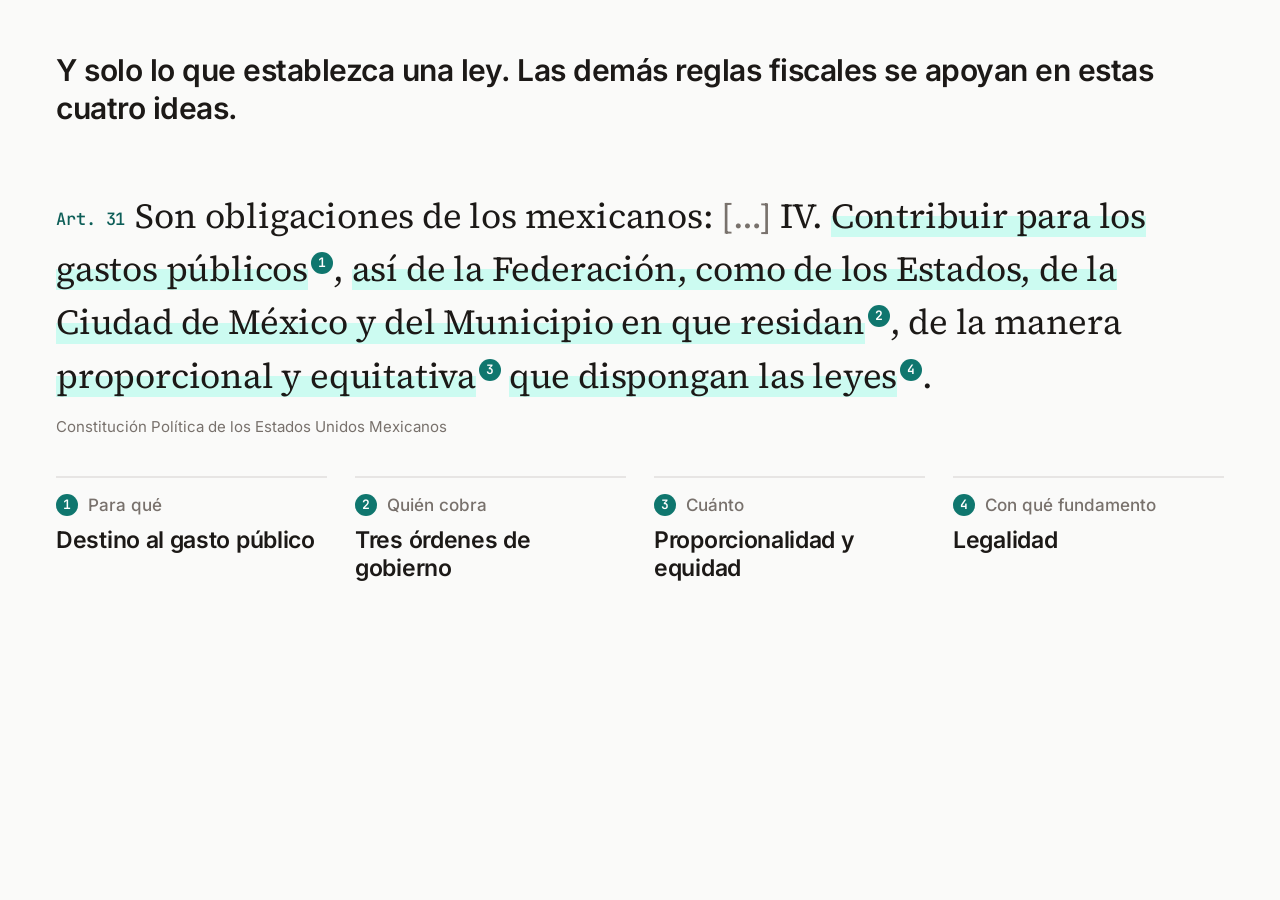
<file: aprende/laminas/p1.html>
<!DOCTYPE html>
<html lang="es"><head><meta charset="utf-8">
<meta name="viewport" content="width=device-width, initial-scale=1">
<title>Aprende 1: el deber de contribuir</title>
<link rel="stylesheet" href="lamina.css">
<style>
  /* Recurso: el texto literal de la fracción IV. Cuatro fragmentos se
     subrayan uno por uno y cada uno deja su principio abajo. */
  #cuerpo { position: absolute; left: 56px; top: 222px; width: 1168px; }
  #q { font-family: Serif4, serif; font-size: 35px; line-height: 1.52; color: var(--ink); letter-spacing: -0.2px; }
  #q .art { font-size: 17px; margin-right: 10px; vertical-align: 3px; }
  #q .gap { color: var(--ink3); }
  .frag { background-image: linear-gradient(var(--teal-l), var(--teal-l)); background-repeat: no-repeat;
    background-position: 0 90%; background-size: calc(var(--p, 0) * 100%) 44%; }
  .n { display: inline-block; width: 22px; height: 22px; border-radius: 50%; background: var(--teal); color: #fff;
    font-family: Mono, monospace; font-weight: 600; font-size: 13px; line-height: 22px; text-align: center;
    vertical-align: 14px; margin-left: 3px; }
  #trad { margin-top: 14px; font-size: 15px; color: var(--ink3); }
  #notas { margin-top: 40px; display: grid; grid-template-columns: repeat(4, minmax(0, 1fr)); gap: 28px; }
  .nota { border-top: 2px solid var(--line); padding-top: 16px; }
  .nota .q { display: flex; align-items: center; gap: 10px; font-size: 17px; color: var(--ink3); font-weight: 500; }
  .nota .q .n { vertical-align: 0; margin: 0; flex: none; }
  .nota .t { margin-top: 10px; font-size: 23px; font-weight: 600; letter-spacing: -0.3px; line-height: 1.22; }
  .m #cuerpo { left: 32px; top: 200px; width: 656px; }
  .m #q { font-size: 31px; line-height: 1.52; }
  .m #q .art { font-size: 15px; }
  .m .n { width: 21px; height: 21px; line-height: 21px; font-size: 12px; vertical-align: 13px; }
  .m #notas { margin-top: 44px; grid-template-columns: repeat(2, minmax(0, 1fr)); gap: 34px 24px; }
  .m .nota { padding-top: 12px; }
  .m .nota .t { font-size: 22px; margin-top: 8px; }
</style>
</head><body><div id="stage">
  <div class="brand"><div class="badge">FA</div><div class="word"><b>Fisco</b> Abierto</div></div>
  <div class="kicker" data-t="kicker"></div>
  <div class="fig">
    <div class="cap" id="c1" data-t="c1"></div>
    <div class="cap" id="c2" data-t="c2"></div>
    <div class="cap" id="c3" data-t="c3"></div>
    <div class="cap" id="c4" data-t="c4"></div>
    <div class="cap" id="c5" data-t="c5"></div>
    <div id="cuerpo">
    <p id="q" data-t="q"></p>
    <div id="trad" data-t="trad"></div>
    <div id="notas">
      <div class="nota" id="k1"><div class="q"><span class="n">1</span><span data-t="k1q"></span></div><div class="t" data-t="k1t"></div></div>
      <div class="nota" id="k2"><div class="q"><span class="n">2</span><span data-t="k2q"></span></div><div class="t" data-t="k2t"></div></div>
      <div class="nota" id="k3"><div class="q"><span class="n">3</span><span data-t="k3q"></span></div><div class="t" data-t="k3t"></div></div>
      <div class="nota" id="k4"><div class="q"><span class="n">4</span><span data-t="k4q"></span></div><div class="t" data-t="k4t"></div></div>
    </div>
    </div>
  </div>
  <div class="end" id="end">
    <div class="tit" data-t="endH"></div>
    <div class="src" data-t="endSrc"></div>
    <div class="disc-legal"><span data-t="legal"></span><div class="verif" data-t="verif"></div></div>
  </div>
</div>
<script src="const.js"></script>
<script src="motor.js"></script>
<script>
const f = (i, s) => `<span class="frag" id="f${i}">${s}</span><span class="n" id="n${i}">${i}</span>`;
const T = {
  es: {
    kicker: 'Aprende · 1 de 6',
    c1: 'Todo empieza en una fracción de la Constitución.',
    c2: 'Usted paga para cubrir el <em>gasto público</em>.',
    c3: 'Cobran la Federación, su estado y su municipio.',
    c4: 'Cada quien paga según su capacidad, con trato igual entre iguales.',
    c5: 'Y solo lo que establezca una ley. Las demás reglas fiscales se apoyan en estas cuatro ideas.',
    q: `<span class="art">Art. 31</span>Son obligaciones de los mexicanos: <span class="gap">[…]</span> IV. ${f(1, 'Contribuir para los gastos públicos')}, ${f(2, 'así de la Federación, como de los Estados, de la Ciudad de México y del Municipio en que residan')}, de la manera ${f(3, 'proporcional y equitativa')} ${f(4, 'que dispongan las leyes')}.`,
    trad: 'Constitución Política de los Estados Unidos Mexicanos',
    k1q: 'Para qué', k1t: 'Destino al gasto público',
    k2q: 'Quién cobra', k2t: 'Tres órdenes de gobierno',
    k3q: 'Cuánto', k3t: 'Proporcionalidad y equidad',
    k4q: 'Con qué fundamento', k4t: 'Legalidad',
    endH: 'La obligación de pagar contribuciones está en la Constitución, y solo una ley puede concretarla.',
    endSrc: 'Art. 31, fr. IV CPEUM · Art. 1 CFF · SCJN, P./J. 10/2003 (proporcionalidad) y P./J. 41/97 (equidad)',
    legal: K.LEGAL_ES, verif: K.VERIF_ES,
  },
  en: {
    kicker: 'Learn · 1 of 6',
    c1: 'It all starts with one clause of the Constitution.',
    c2: 'You pay to fund <em>public expenditure</em>.',
    c3: 'The Federation, your state and your municipality each collect.',
    c4: 'Each person pays according to their capacity, with equal treatment for equals.',
    c5: 'And only what a law establishes. Every other tax rule rests on these four ideas.',
    q: `<span class="art">Art. 31</span>The obligations of Mexicans are: <span class="gap">[…]</span> IV. ${f(1, 'To contribute to public expenditure')}, ${f(2, 'of the Federation as well as of the States, Mexico City and the Municipality where they reside')}, in the ${f(3, 'proportional and equitable')} manner ${f(4, 'provided by law')}.`,
    trad: 'Mexican Constitution, unofficial translation',
    k1q: 'What for', k1t: 'Public expenditure',
    k2q: 'Who collects', k2t: 'Three levels of government',
    k3q: 'How much', k3t: 'Proportionality and equity',
    k4q: 'On what basis', k4t: 'Legality',
    endH: 'The duty to pay taxes comes from the Constitution, and only a law can give it shape.',
    endSrc: 'Mexican Constitution art. 31, sec. IV · Federal Tax Code art. 1 · Supreme Court case law P./J. 10/2003 (proportionality) and P./J. 41/97 (equity)',
    legal: K.LEGAL_EN, verif: K.VERIF_EN,
  }
};
fill(T);

enter('.brand', 0.1, 0.6); enter('.kicker', 0.2, 0.6);
enter('#c1', 0.3, 0.7);
enter('#q', 0.7, 0.9, 10); enter('#trad', 1.2, 0.6, 6);

const paso = (i, t0, dur, cap, prev) => {
  if (prev) leave(prev, t0 - 0.3, 0.3);
  enter(cap, t0, 0.6);
  sweep('#f' + i, t0 + 0.3, dur);
  at('#n' + i, t0 + 0.3 + dur, 0.35, { o: 0, s: 0.4 }, { o: 1, s: 1 }, 'out');
  enter('#k' + i, t0 + 0.5 + dur, 0.6, 10);
};
paso(1, 3.6, 1.0, '#c2', '#c1');
paso(2, 8.0, 1.6, '#c3', '#c2');
paso(3, 12.9, 0.8, '#c4', '#c3');
paso(4, 17.3, 0.8, '#c5', '#c4');

terminar(22.5);
</script>
</body></html>
</file>
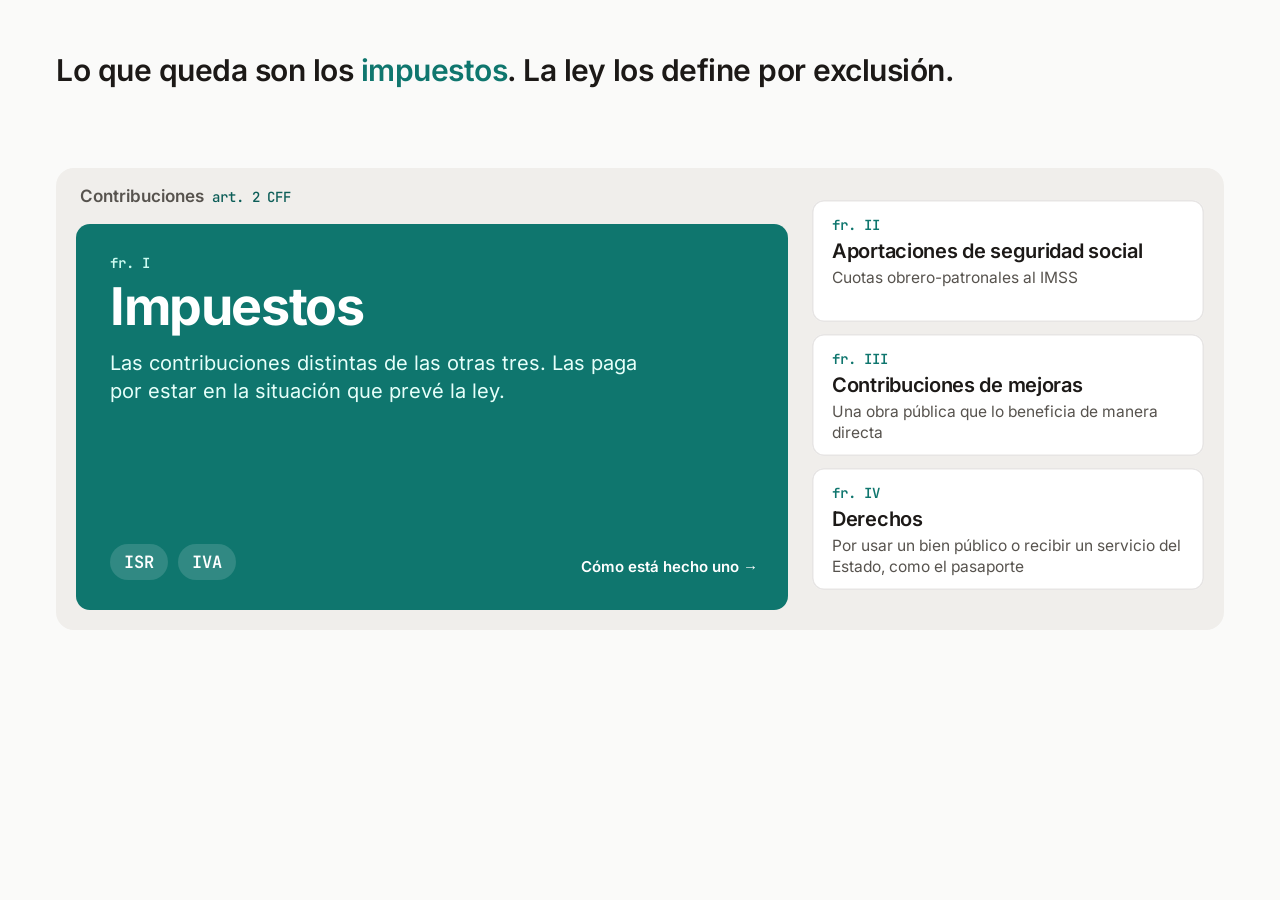
<file: aprende/laminas/p2.html>
<!DOCTYPE html>
<html lang="es"><head><meta charset="utf-8">
<meta name="viewport" content="width=device-width, initial-scale=1">
<title>Aprende 2: las cuatro contribuciones</title>
<link rel="stylesheet" href="lamina.css">
<style>
  /* Recurso: la fracción I define el impuesto por exclusión ("distintas de las
     señaladas en las fracciones II, III y IV"). El conjunto de contribuciones
     aparece entero, las otras tres clases se recortan de él y lo que queda
     es el impuesto. */
  #todo { position: absolute; left: 56px; top: 200px; width: 1168px; height: 462px; border-radius: 18px; background: var(--stone); }
  #todoL { position: absolute; left: 80px; top: 218px; font-size: 17px; font-weight: 600; color: var(--ink2); }
  #todoL .art { margin-left: 8px; }
  .clase { position: absolute; left: 812px; width: 392px; height: 122px; border-radius: 12px; background: #fff;
    box-shadow: inset 0 0 0 1.5px var(--line); padding: 16px 20px; }
  .clase .fr { font-family: Mono, monospace; font-weight: 600; font-size: 14px; color: var(--teal); }
  .clase .t { margin-top: 5px; font-size: 20px; font-weight: 600; letter-spacing: -0.3px; line-height: 1.2; }
  .clase .s { margin-top: 5px; font-size: 15.5px; color: var(--ink2); line-height: 1.35; }
  #k2 { top: 232px; } #k3 { top: 366px; } #k4 { top: 500px; }
  #imp { position: absolute; left: 76px; top: 256px; width: 712px; height: 386px; border-radius: 14px; background: var(--teal);
    color: #fff; padding: 30px 34px; }
  #imp .fr { font-family: Mono, monospace; font-weight: 600; font-size: 14px; color: var(--teal-l); }
  #imp .t { margin-top: 8px; font-size: 52px; font-weight: 700; letter-spacing: -1.4px; line-height: 1.05; }
  #imp .s { margin-top: 14px; font-size: 20px; line-height: 1.4; max-width: 560px; color: #E6FFFA; }
  #imp .ej { position: absolute; left: 34px; bottom: 30px; display: flex; gap: 10px; }
  #imp .ej span { font-family: Mono, monospace; font-weight: 600; font-size: 17px; padding: 7px 14px; border-radius: 999px;
    background: rgba(255, 255, 255, 0.14); color: #fff; }
  #imp .ir { position: absolute; right: 30px; bottom: 34px; font-size: 15px; font-weight: 600; color: #fff; display: none; }
  .modo-vivo #imp .ir { display: block; }
  .m #todo { left: 32px; top: 196px; width: 656px; height: 676px; }
  .m #todoL { left: 52px; top: 214px; }
  .m .clase { left: 48px; width: 624px; height: 102px; padding: 12px 18px; }
  .m .clase .t { font-size: 19px; margin-top: 3px; }
  .m .clase .s { font-size: 14px; margin-top: 3px; }
  .m #k2 { top: 530px; } .m #k3 { top: 642px; } .m #k4 { top: 754px; }
  .m #imp { left: 48px; top: 248px; width: 624px; height: 266px; padding: 22px 26px; }
  .m #imp .t { font-size: 42px; }
  .m #imp .s { font-size: 17px; margin-top: 10px; }
  .m #imp .ej { left: 26px; bottom: 22px; }
  .m #imp .ej span { font-size: 15px; padding: 6px 12px; }
  .m #imp .ir { right: 24px; bottom: 26px; font-size: 14px; }
</style>
</head><body><div id="stage">
  <div class="brand"><div class="badge">FA</div><div class="word"><b>Fisco</b> Abierto</div></div>
  <div class="kicker" data-t="kicker"></div>
  <div class="fig">
    <div class="cap" id="c1" data-t="c1"></div>
    <div class="cap" id="c2" data-t="c2"></div>
    <div class="cap" id="c3" data-t="c3"></div>
    <div class="cap" id="c4" data-t="c4"></div>
    <div class="cap" id="c5" data-t="c5"></div>
    <div id="todo"></div>
    <div id="todoL"><span data-t="todo"></span><span class="art" data-t="todoA"></span></div>
    <div class="clase" id="k2"><div class="fr" data-t="frII"></div><div class="t" data-t="k2t"></div><div class="s" data-t="k2s"></div></div>
    <div class="clase" id="k3"><div class="fr" data-t="frIII"></div><div class="t" data-t="k3t"></div><div class="s" data-t="k3s"></div></div>
    <div class="clase" id="k4"><div class="fr" data-t="frIV"></div><div class="t" data-t="k4t"></div><div class="s" data-t="k4s"></div></div>
    <div id="imp" data-baja="p3">
      <div class="fr" data-t="frI"></div>
      <div class="t" id="impT" data-t="impT"></div>
      <div class="s" id="impS" data-t="impS"></div>
      <div class="ej" id="impE"><span data-t="ej1"></span><span data-t="ej2"></span></div>
      <div class="ir" data-t="ir"></div>
    </div>
  </div>
  <div class="end" id="end">
    <div class="tit" data-t="endH"></div>
    <div class="src" data-t="endSrc"></div>
    <div class="disc-legal"><span data-t="legal"></span><div class="verif" data-t="verif"></div></div>
  </div>
</div>
<script src="const.js"></script>
<script src="motor.js"></script>
<script>
const T = {
  es: {
    kicker: 'Aprende · 2 de 6',
    c1: 'Lo que usted paga al Estado por ley se llama contribución, y hay cuatro clases.',
    c2: 'Las aportaciones de seguridad social, como las cuotas al IMSS.',
    c3: 'Las contribuciones de mejoras, cuando una obra pública lo beneficia de forma directa.',
    c4: 'Los derechos, cuando usa un bien público o recibe un servicio del Estado.',
    c5: 'Lo que queda son los <em>impuestos</em>. La ley los define por exclusión.',
    todo: 'Contribuciones', todoA: 'art. 2 CFF', frI: 'fr. I', frII: 'fr. II', frIII: 'fr. III', frIV: 'fr. IV',
    k2t: 'Aportaciones de seguridad social', k2s: 'Cuotas obrero-patronales al IMSS',
    k3t: 'Contribuciones de mejoras', k3s: 'Una obra pública que lo beneficia de manera directa',
    k4t: 'Derechos', k4s: 'Por usar un bien público o recibir un servicio del Estado, como el pasaporte',
    impT: 'Impuestos',
    impS: 'Las contribuciones distintas de las otras tres. Las paga por estar en la situación que prevé la ley.',
    ej1: 'ISR', ej2: 'IVA', ir: 'Cómo está hecho uno →',
    endH: 'Hay cuatro clases de contribuciones. Tres se definen por lo que las origina; el impuesto, por exclusión.',
    endSrc: 'Art. 2, fr. I a IV CFF · Art. 20 LFD (pasaporte)',
    legal: K.LEGAL_ES, verif: K.VERIF_ES,
  },
  en: {
    kicker: 'Learn · 2 of 6',
    c1: 'What you pay the State by law is a contribution, and there are four kinds.',
    c2: 'Social security contributions, such as IMSS dues.',
    c3: 'Improvement contributions, when a public work benefits you directly.',
    c4: 'Fees, when you use public property or receive a State service.',
    c5: 'What remains are <em>taxes</em>. The law defines them by exclusion.',
    todo: 'Contributions', todoA: 'Tax Code art. 2', frI: 'sec. I', frII: 'sec. II', frIII: 'sec. III', frIV: 'sec. IV',
    k2t: 'Social security contributions', k2s: 'Employer and worker dues to the IMSS',
    k3t: 'Improvement contributions', k3s: 'A public work that benefits you directly',
    k4t: 'Fees (derechos)', k4s: 'For using public property or receiving a State service, such as a passport',
    impT: 'Taxes',
    impS: 'Contributions other than the other three. You pay them for being in the situation the law describes.',
    ej1: 'ISR (income tax)', ej2: 'IVA (VAT)', ir: 'How one is built →',
    endH: 'There are four kinds of contributions. Three are defined by what gives rise to them; taxes, by exclusion.',
    endSrc: 'Federal Tax Code art. 2, sec. I to IV · Federal Fees Law art. 20 (passport)',
    legal: K.LEGAL_EN, verif: K.VERIF_EN,
  }
};
fill(T);

enter('.brand', 0.1, 0.6); enter('.kicker', 0.2, 0.6);
enter('#c1', 0.3, 0.7);
enter('#todo', 0.8, 0.8, 10); enter('#todoL', 1.2, 0.6, 6);

const recorta = (id, cap, prev, t0) => {
  leave(prev, t0 - 0.3, 0.3); enter(cap, t0, 0.6);
  at(id, t0 + 0.3, 0.7, { o: 0, dx: 36 }, { o: 1, dx: 0 }, 'out');
};
recorta('#k2', '#c2', '#c1', 4.2);
recorta('#k3', '#c3', '#c2', 8.0);
recorta('#k4', '#c4', '#c3', 12.2);

leave('#c4', 16.0, 0.3); enter('#c5', 16.3, 0.6);
at('#imp', 16.6, 0.8, { o: 0, s: 0.97 }, { o: 1, s: 1 }, 'out');
enter('#impT', 17.0, 0.6, 8); enter('#impS', 17.4, 0.6, 8); enter('#impE', 17.9, 0.6, 6);
enter('#imp .ir', 18.4, 0.6, 4);

terminar(21.5);
</script>
</body></html>
</file>
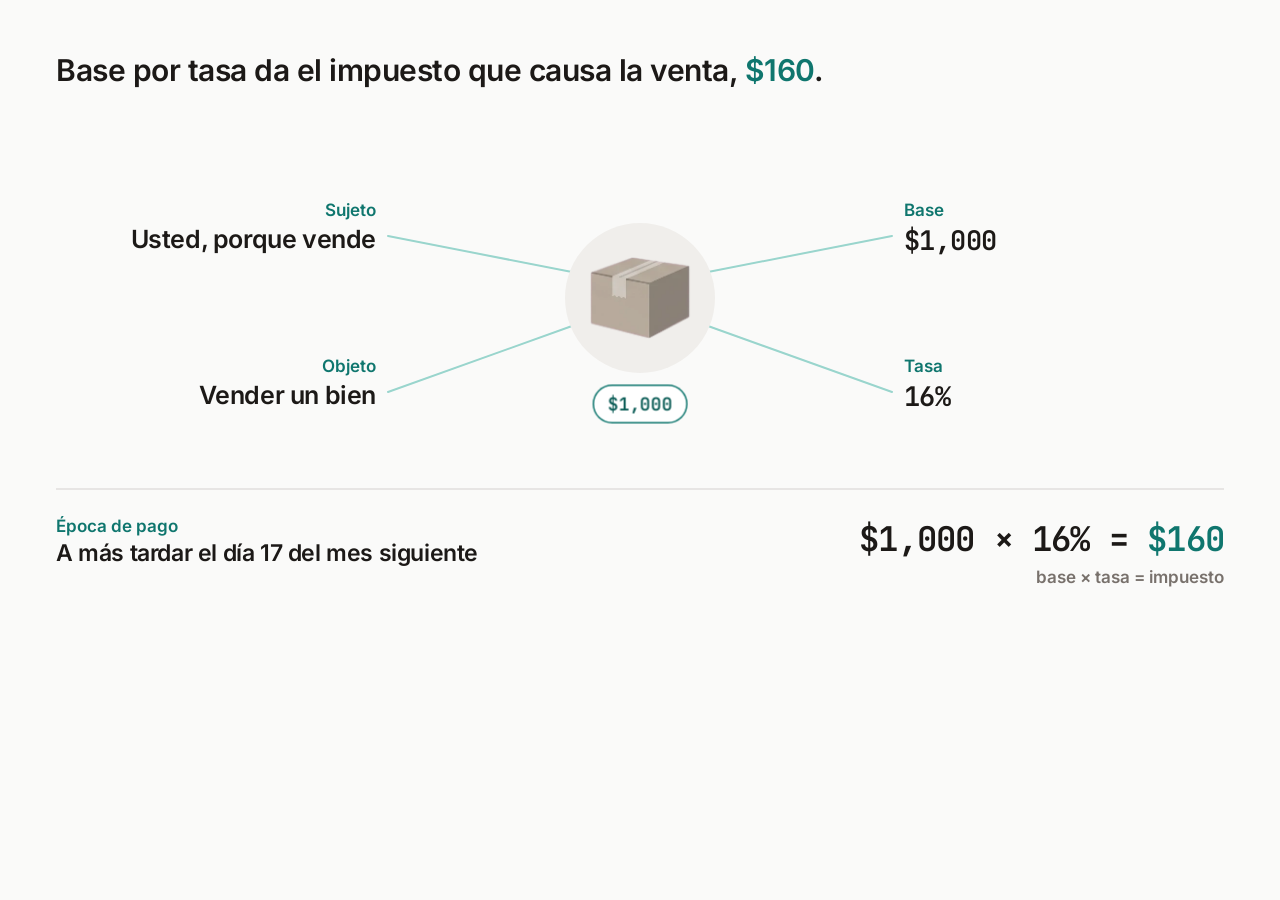
<file: aprende/laminas/p3.html>
<!DOCTYPE html>
<html lang="es"><head><meta charset="utf-8">
<meta name="viewport" content="width=device-width, initial-scale=1">
<title>Aprende 3: los elementos de un impuesto</title>
<link rel="stylesheet" href="lamina.css">
<style>
  /* Recurso: vista despiezada. Una venta al centro y sus piezas jaladas hacia
     afuera con líneas guía: a la izquierda quién y qué, a la derecha cuánto,
     abajo cuándo y el resultado. */
  #disc { width: 150px; height: 150px; border-radius: 50%; background: var(--stone); display: grid; place-items: center; }
  #disc img { width: 104px; }
  .co { position: absolute; width: 320px; }
  .co .l { font-size: 17px; font-weight: 600; color: var(--teal); }
  .co .v { margin-top: 4px; font-size: 25px; font-weight: 600; letter-spacing: -0.4px; line-height: 1.2; }
  .co .v.num { font-family: Mono, monospace; font-size: 27px; letter-spacing: -0.6px; }
  .izq { left: 56px; text-align: right; } .der { left: 904px; }
  #kSuj, #kBase { top: 232px; } #kObj, #kTasa { top: 388px; }
  #raya { position: absolute; left: 56px; top: 520px; width: 1168px; height: 1.5px; background: var(--line); }
  #kEpo { position: absolute; left: 56px; top: 548px; width: 540px; }
  #kEpo .v { font-size: 23px; }
  #form { position: absolute; left: 640px; top: 548px; width: 584px; text-align: right; }
  #form .eq { font-family: Mono, monospace; font-weight: 600; font-size: 34px; letter-spacing: -0.8px; }
  #form .eq b { color: var(--teal); font-weight: 600; }
  #form .l { font-size: 17px; font-weight: 600; color: var(--ink3); margin-top: 6px; }
  .m #kSuj, .m #kObj { left: 32px; text-align: left; width: 300px; }
  .m #kBase, .m #kTasa { left: 388px; width: 300px; }
  .m #kSuj, .m #kBase { top: 414px; } .m #kObj, .m #kTasa { top: 510px; }
  .m .co .v { font-size: 23px; } .m .co .v.num { font-size: 25px; }
  .m #disc { width: 124px; height: 124px; } .m #disc img { width: 86px; }
  .m #raya { left: 32px; top: 616px; width: 656px; }
  .m #kEpo { left: 32px; top: 640px; width: 656px; }
  .m #kEpo .v { font-size: 22px; }
  .m #form { left: 32px; top: 742px; width: 656px; text-align: left; }
  .m #form .eq { font-size: 30px; }
</style>
</head><body><div id="stage">
  <div class="brand"><div class="badge">FA</div><div class="word"><b>Fisco</b> Abierto</div></div>
  <div class="kicker" data-t="kicker"></div>
  <div class="fig">
    <div class="cap" id="c1" data-t="c1"></div>
    <div class="cap" id="c2" data-t="c2"></div>
    <div class="cap" id="c3" data-t="c3"></div>
    <div class="cap" id="c4" data-t="c4"></div>
    <div class="cap" id="c5" data-t="c5"></div>
    <div class="cap" id="c6" data-t="c6"></div>
    <svg class="wires" viewBox="0 0 1280 720" aria-hidden="true">
      <path id="w1" class="soft" d="M 388 268 L 572 304"/>
      <path id="w2" class="soft" d="M 388 424 L 572 358"/>
      <path id="w3" class="soft" d="M 892 268 L 708 304"/>
      <path id="w4" class="soft" d="M 892 424 L 708 358"/>
    </svg>
    <div class="c" id="disc"><img src="img/caja.webp" alt=""></div>
    <div class="c chip light" id="kPrecio"></div>
    <div class="co izq" id="kSuj"><div class="l" data-t="sujL"></div><div class="v" data-t="sujV"></div></div>
    <div class="co izq" id="kObj"><div class="l" data-t="objL"></div><div class="v" data-t="objV"></div></div>
    <div class="co der" id="kBase"><div class="l" data-t="baseL"></div><div class="v num" id="vBase"></div></div>
    <div class="co der" id="kTasa"><div class="l" data-t="tasaL"></div><div class="v num" id="vTasa"></div></div>
    <div id="raya"></div>
    <div class="co" id="kEpo" data-baja="p4"><div class="l" data-t="epoL"></div><div class="v" data-t="epoV"></div></div>
    <div id="form"><div class="eq" id="eq"></div><div class="l" data-t="formL"></div></div>
  </div>
  <div class="end" id="end">
    <div class="tit" data-t="endH"></div>
    <div class="src" data-t="endSrc"></div>
    <div class="disc-legal"><span data-t="legal"></span><div class="verif" data-t="verif"></div></div>
  </div>
</div>
<script src="const.js"></script>
<script src="motor.js"></script>
<script>
const b = K.BASE, iva = b * K.IVA, pct = Math.round(K.IVA * 100) + '%';
const T = {
  es: {
    kicker: 'Aprende · 3 de 6',
    c1: `Tome una venta de <em>${mx(b)}</em> y el IVA que genera.`,
    c2: 'El sujeto es quien debe pagar el impuesto. Aquí, usted, porque vende.',
    c3: 'El objeto es lo que la ley grava. Aquí, vender un bien.',
    c4: 'La base es la cantidad sobre la que se calcula, y la tasa es el porcentaje que se aplica.',
    c5: 'La época de pago dice cuándo se paga. El IVA de cada mes, a más tardar el día 17 del siguiente.',
    c6: `Base por tasa da el impuesto que causa la venta, <em>${mx(iva)}</em>.`,
    sujL: 'Sujeto', sujV: 'Usted, porque vende',
    objL: 'Objeto', objV: 'Vender un bien',
    baseL: 'Base', tasaL: 'Tasa',
    epoL: 'Época de pago', epoV: 'A más tardar el día 17 del mes siguiente',
    formL: 'base × tasa = impuesto',
    endH: 'Sujeto, objeto, base y tasa o tarifa tienen que estar en la ley, y se aplican tal como la ley los escribe.',
    endSrc: 'Art. 5 CFF · Art. 6 CFF · Arts. 1 y 5-D LIVA · Art. 31, fr. IV CPEUM',
    legal: K.LEGAL_ES, verif: K.VERIF_ES,
  },
  en: {
    kicker: 'Learn · 3 of 6',
    c1: `Take a <em>${mx(b)}</em> sale and the VAT it generates.`,
    c2: 'The taxpayer is who must pay the tax. Here, you, because you sell.',
    c3: 'The taxable object is what the law taxes. Here, selling goods.',
    c4: 'The base is the amount it is calculated on, and the rate is the percentage applied.',
    c5: 'The payment date says when it is paid. Each month’s VAT, by the 17th of the next month.',
    c6: `Base times rate gives the tax the sale triggers, <em>${mx(iva)}</em>.`,
    sujL: 'Taxpayer (sujeto)', sujV: 'You, because you sell',
    objL: 'Object (objeto)', objV: 'Selling goods',
    baseL: 'Base', tasaL: 'Rate',
    epoL: 'Payment date', epoV: 'By the 17th of the following month',
    formL: 'base × rate = tax',
    endH: 'Taxpayer, object, base and rate or schedule must be in the law, and they apply exactly as the law writes them.',
    endSrc: 'Federal Tax Code art. 5 and 6 · VAT Law art. 1 and 5-D · Mexican Constitution art. 31, sec. IV',
    legal: K.LEGAL_EN, verif: K.VERIF_EN,
  }
};
fill(T);
document.getElementById('kPrecio').textContent = mx(b);
document.getElementById('vBase').textContent = mx(b);
document.getElementById('vTasa').textContent = pct;
document.getElementById('eq').innerHTML = `${mx(b)} × ${pct} = <b>${mx(iva)}</b>`;
hideIn('m', 'svg.wires');

enter('.brand', 0.1, 0.6); enter('.kicker', 0.2, 0.6);
enter('#c1', 0.3, 0.7);
if (M) { place('#disc', 360, 262); place('#kPrecio', 360, 358); } else { place('#disc', 640, 330); place('#kPrecio', 640, 436); }
enter('#disc', 0.7, 0.7, 12);
at('#kPrecio', 1.2, 0.5, { o: 0, s: 0.8 }, { o: 1, s: 1 }, 'out');

const pieza = (w, k, t0) => { if (w) draw(w, t0, 0.6); at(k, t0 + 0.4, 0.6, { o: 0, dx: k === '#kSuj' || k === '#kObj' ? -16 : 16 }, { o: 1, dx: 0 }, 'out'); };
leave('#c1', 3.6, 0.3); enter('#c2', 3.9, 0.6); pieza('#w1', '#kSuj', 4.2);
leave('#c2', 7.6, 0.3); enter('#c3', 7.9, 0.6); pieza('#w2', '#kObj', 8.2);
leave('#c3', 11.6, 0.3); enter('#c4', 11.9, 0.6); pieza('#w3', '#kBase', 12.2); pieza('#w4', '#kTasa', 13.4);
leave('#c4', 17.0, 0.3); enter('#c5', 17.3, 0.6);
at('#raya', 17.5, 0.7, { o: 1, w: 0 }, { o: 1, w: M ? 656 : 1168 }, 'io');
enter('#kEpo', 17.9, 0.6, 10);
leave('#c5', 21.6, 0.3); enter('#c6', 21.9, 0.6);
enter('#form', 22.3, 0.7, 10);

terminar(25.5);
</script>
</body></html>
</file>
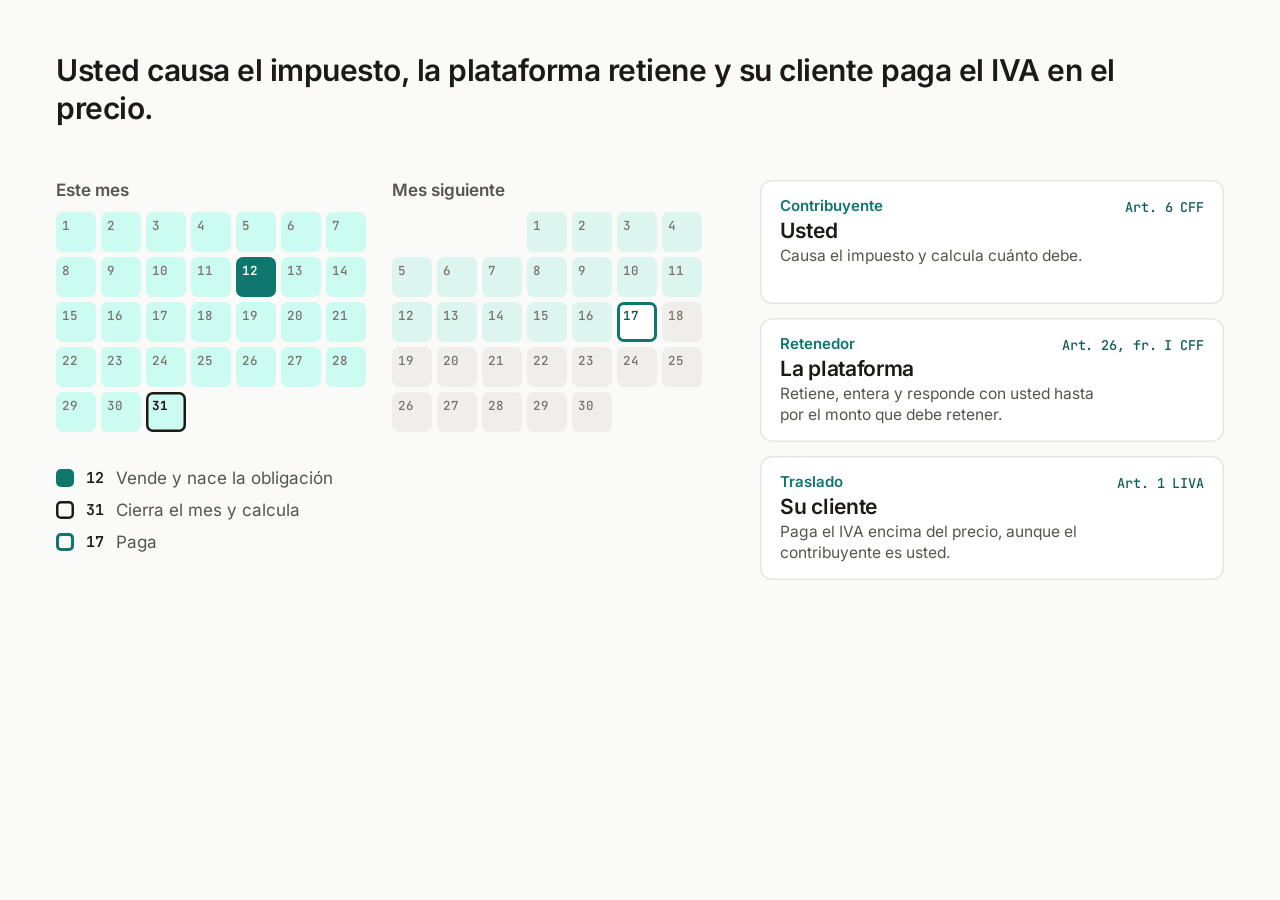
<file: aprende/laminas/p4.html>
<!DOCTYPE html>
<html lang="es"><head><meta charset="utf-8">
<meta name="viewport" content="width=device-width, initial-scale=1">
<title>Aprende 4: cuándo nace la obligación y quién paga</title>
<link rel="stylesheet" href="lamina.css">
<style>
  /* Recurso: dos meses de calendario. El día de la venta nace la obligación,
     el mes se cierra y el pago cae el 17 del siguiente. Después, las tres
     personas que toca una misma venta por plataforma. */
  .mes { position: absolute; top: 212px; }
  .mes .nom { font-size: 17px; font-weight: 600; color: var(--ink2); margin-bottom: 12px; }
  .rej { position: relative; display: grid; grid-template-columns: repeat(7, var(--C)); grid-auto-rows: var(--C); gap: 5px; }
  .dia { position: relative; border-radius: 7px; background: var(--stone); font-family: Mono, monospace; font-weight: 500;
    font-size: 12.5px; color: var(--ink3); padding: 5px 0 0 6px; overflow: hidden; }
  .dia.vacio { background: none; }
  .dia i { position: absolute; inset: 0; background: var(--teal-l); opacity: 0; }
  .dia span { position: relative; }
  .marca { position: absolute; width: var(--C); height: var(--C); border-radius: 7px; font-family: Mono, monospace; font-weight: 600;
    font-size: 12.5px; padding: 5px 0 0 6px; }
  #hoy { background: var(--teal); color: #fff; }
  #cierre { box-shadow: inset 0 0 0 2.5px var(--ink); color: var(--ink); }
  #pago { box-shadow: inset 0 0 0 3px var(--teal); color: var(--teal-d); background: #fff; }
  #m1 { left: 56px; --C: 40px; } #m2 { left: 392px; --C: 40px; }
  #ley { position: absolute; left: 56px; top: 500px; width: 640px; }
  .ley { display: flex; align-items: center; gap: 12px; font-size: 17px; color: var(--ink2); margin-bottom: 12px; }
  .ley b { font-family: Mono, monospace; font-weight: 600; color: var(--ink); font-size: 15px; }
  .ley .sw { width: 18px; height: 18px; border-radius: 5px; flex: none; }
  .sw1 { background: var(--teal); } .sw2 { box-shadow: inset 0 0 0 2.5px var(--ink); } .sw3 { box-shadow: inset 0 0 0 3px var(--teal); }
  .rol { position: absolute; left: 760px; width: 464px; height: 124px; border-radius: 12px; background: #fff;
    box-shadow: inset 0 0 0 1.5px var(--line); padding: 16px 20px 0 20px; }
  .rol .l { font-size: 15px; font-weight: 600; color: var(--teal); }
  .rol .t { margin-top: 3px; font-size: 21px; font-weight: 600; letter-spacing: -0.3px; }
  .rol .s { margin-top: 3px; font-size: 15.5px; color: var(--ink2); line-height: 1.35; padding-right: 110px; }
  .rol .art { position: absolute; right: 20px; top: 18px; font-size: 13.5px; }
  #r1 { top: 212px; } #r2 { top: 350px; } #r3 { top: 488px; }
  .m .mes { top: 204px; }
  .m #m1 { left: 32px; } .m #m2 { left: 378px; }
  .m .dia, .m .marca { font-size: 13px; }
  .m #ley { left: 32px; top: 480px; width: 656px; }
  .m .ley { font-size: 15px; margin-bottom: 7px; }
  .m .rol { left: 32px; width: 656px; height: 92px; padding: 12px 18px 0 18px; }
  .m .rol .t { font-size: 19px; margin-top: 1px; }
  .m .rol .s { font-size: 14px; margin-top: 2px; padding-right: 0; }
  .m .rol .art { right: 18px; top: 14px; }
  .m #r1 { top: 590px; } .m #r2 { top: 692px; } .m #r3 { top: 794px; }
</style>
</head><body><div id="stage">
  <div class="brand"><div class="badge">FA</div><div class="word"><b>Fisco</b> Abierto</div></div>
  <div class="kicker" data-t="kicker"></div>
  <div class="fig">
    <div class="cap" id="c1" data-t="c1"></div>
    <div class="cap" id="c2" data-t="c2"></div>
    <div class="cap" id="c3" data-t="c3"></div>
    <div class="cap" id="c4" data-t="c4"></div>
    <div class="cap" id="c5" data-t="c5"></div>
    <div class="mes" id="m1"><div class="nom" data-t="mes1"></div><div class="rej" id="g1"></div></div>
    <div class="mes" id="m2"><div class="nom" data-t="mes2"></div><div class="rej" id="g2"></div></div>
    <div id="ley">
      <div class="ley" id="l1"><span class="sw sw1"></span><b data-t="l1d"></b><span data-t="l1"></span></div>
      <div class="ley" id="l2"><span class="sw sw2"></span><b data-t="l2d"></b><span data-t="l2"></span></div>
      <div class="ley" id="l3"><span class="sw sw3"></span><b data-t="l3d"></b><span data-t="l3"></span></div>
    </div>
    <div class="rol" id="r1" data-baja="p5"><div class="l" data-t="r1l"></div><div class="t" data-t="r1t"></div><div class="s" data-t="r1s"></div><div class="art" data-t="r1a"></div></div>
    <div class="rol" id="r2"><div class="l" data-t="r2l"></div><div class="t" data-t="r2t"></div><div class="s" data-t="r2s"></div><div class="art" data-t="r2a"></div></div>
    <div class="rol" id="r3"><div class="l" data-t="r3l"></div><div class="t" data-t="r3t"></div><div class="s" data-t="r3s"></div><div class="art" data-t="r3a"></div></div>
  </div>
  <div class="end" id="end">
    <div class="tit" data-t="endH"></div>
    <div class="src" data-t="endSrc"></div>
    <div class="disc-legal"><span data-t="legal"></span><div class="verif" data-t="verif"></div></div>
  </div>
</div>
<script src="const.js"></script>
<script src="motor.js"></script>
<script>
const T = {
  es: {
    kicker: 'Aprende · 4 de 6',
    c1: 'El día que usted vende, nace la obligación de pagar el impuesto.',
    c2: 'Al cerrar el mes calcula cuánto debe. Hacer esa cuenta le toca a usted.',
    c3: 'Paga a más tardar el día 17 del mes siguiente.',
    c4: 'En una venta por plataforma participan tres personas.',
    c5: 'Usted causa el impuesto, la plataforma retiene y su cliente paga el IVA en el precio.',
    mes1: 'Este mes', mes2: 'Mes siguiente',
    l1d: '12', l1: 'Vende y nace la obligación',
    l2d: '31', l2: 'Cierra el mes y calcula',
    l3d: '17', l3: 'Paga',
    r1l: 'Contribuyente', r1t: 'Usted', r1s: 'Causa el impuesto y calcula cuánto debe.', r1a: 'Art. 6 CFF',
    r2l: 'Retenedor', r2t: 'La plataforma', r2s: 'Retiene, entera y responde con usted hasta por el monto que debe retener.', r2a: 'Art. 26, fr. I CFF',
    r3l: 'Traslado', r3t: 'Su cliente', r3s: 'Paga el IVA encima del precio, aunque el contribuyente es usted.', r3a: 'Art. 1 LIVA',
    endH: 'La obligación nace cuando ocurre lo que la ley grava. Calcularla le toca a usted, y se paga en el plazo que fija la ley.',
    endSrc: 'Art. 6 CFF · Art. 26, fr. I CFF · Arts. 1 y 5-D LIVA · Art. 106 LISR',
    legal: K.LEGAL_ES, verif: K.VERIF_ES,
  },
  en: {
    kicker: 'Learn · 4 of 6',
    c1: 'The day you sell, the obligation to pay the tax is born.',
    c2: 'When the month closes, you work out what you owe. That calculation is your job.',
    c3: 'You pay by the 17th of the following month.',
    c4: 'In a sale through a platform, three parties take part.',
    c5: 'You trigger the tax, the platform withholds and your customer pays the VAT in the price.',
    mes1: 'This month', mes2: 'Next month',
    l1d: '12', l1: 'You sell and the obligation is born',
    l2d: '31', l2: 'The month closes and you calculate',
    l3d: '17', l3: 'You pay',
    r1l: 'Taxpayer', r1t: 'You', r1s: 'You trigger the tax and work out what you owe.', r1a: 'Tax Code art. 6',
    r2l: 'Withholding agent', r2t: 'The platform', r2s: 'Withholds, pays it in and is jointly liable up to the amount it must withhold.', r2a: 'Tax Code art. 26-I',
    r3l: 'Pass-through', r3t: 'Your customer', r3s: 'Pays the VAT on top of the price, though you are the taxpayer.', r3a: 'VAT Law art. 1',
    endH: 'The obligation is born when the taxed event happens. Working it out is your job, and it is paid within the period the law sets.',
    endSrc: 'Federal Tax Code art. 6 and art. 26, sec. I · VAT Law art. 1 and 5-D · Income Tax Law art. 106',
    legal: K.LEGAL_EN, verif: K.VERIF_EN,
  }
};
fill(T);

// Mes genérico que empieza en lunes: 31 días; el siguiente arranca en jueves y trae 30.
const C = 40, G = 5;
function mes(id, pref, vacios, dias) {
  const g = document.getElementById(id); let h = '';
  for (let i = 0; i < vacios; i++) h += '<div class="dia vacio"></div>';
  for (let d = 1; d <= dias; d++) h += `<div class="dia" id="${pref}${d}"><i></i><span>${d}</span></div>`;
  g.innerHTML = h;
  return d => { const k = vacios + d - 1; return [(k % 7) * (C + G), Math.floor(k / 7) * (C + G)]; };
}
const p1 = mes('g1', 'a', 0, 31), p2 = mes('g2', 'b', 3, 30);
function marca(gid, id, xy, n) {
  const e = document.createElement('div'); e.className = 'marca'; e.id = id; e.textContent = n;
  e.style.left = xy[0] + 'px'; e.style.top = xy[1] + 'px'; document.getElementById(gid).appendChild(e);
}
marca('g1', 'hoy', p1(12), 12); marca('g1', 'cierre', p1(31), 31); marca('g2', 'pago', p2(17), 17);

enter('.brand', 0.1, 0.6); enter('.kicker', 0.2, 0.6);
enter('#c1', 0.3, 0.7);
enter('#m1', 0.7, 0.7, 10); enter('#m2', 0.9, 0.7, 10);
at('#hoy', 1.8, 0.45, { o: 0, s: 0.5 }, { o: 1, s: 1 }, 'out');
enter('#l1', 2.2, 0.6, 6);

leave('#c1', 4.4, 0.3); enter('#c2', 4.7, 0.6);
for (let d = 1; d <= 31; d++) at(`#a${d} i`, 5.0 + d * 0.035, 0.3, { o: 0 }, { o: 1 }, 'out');
at('#cierre', 6.3, 0.45, { o: 0, s: 1.3 }, { o: 1, s: 1 }, 'out');
enter('#l2', 6.6, 0.6, 6);

leave('#c2', 9.4, 0.3); enter('#c3', 9.7, 0.6);
for (let d = 1; d <= 16; d++) at(`#b${d} i`, 10.0 + d * 0.04, 0.3, { o: 0 }, { o: 0.55 }, 'out');
at('#pago', 10.8, 0.45, { o: 0, s: 1.3 }, { o: 1, s: 1 }, 'out');
enter('#l3', 11.1, 0.6, 6);

leave('#c3', 13.8, 0.3); enter('#c4', 14.1, 0.6);
enter('#r1', 14.5, 0.6, 12); enter('#r2', 15.4, 0.6, 12); enter('#r3', 16.3, 0.6, 12);

leave('#c4', 19.2, 0.3); enter('#c5', 19.5, 0.6);

terminar(23.5);
</script>
</body></html>
</file>
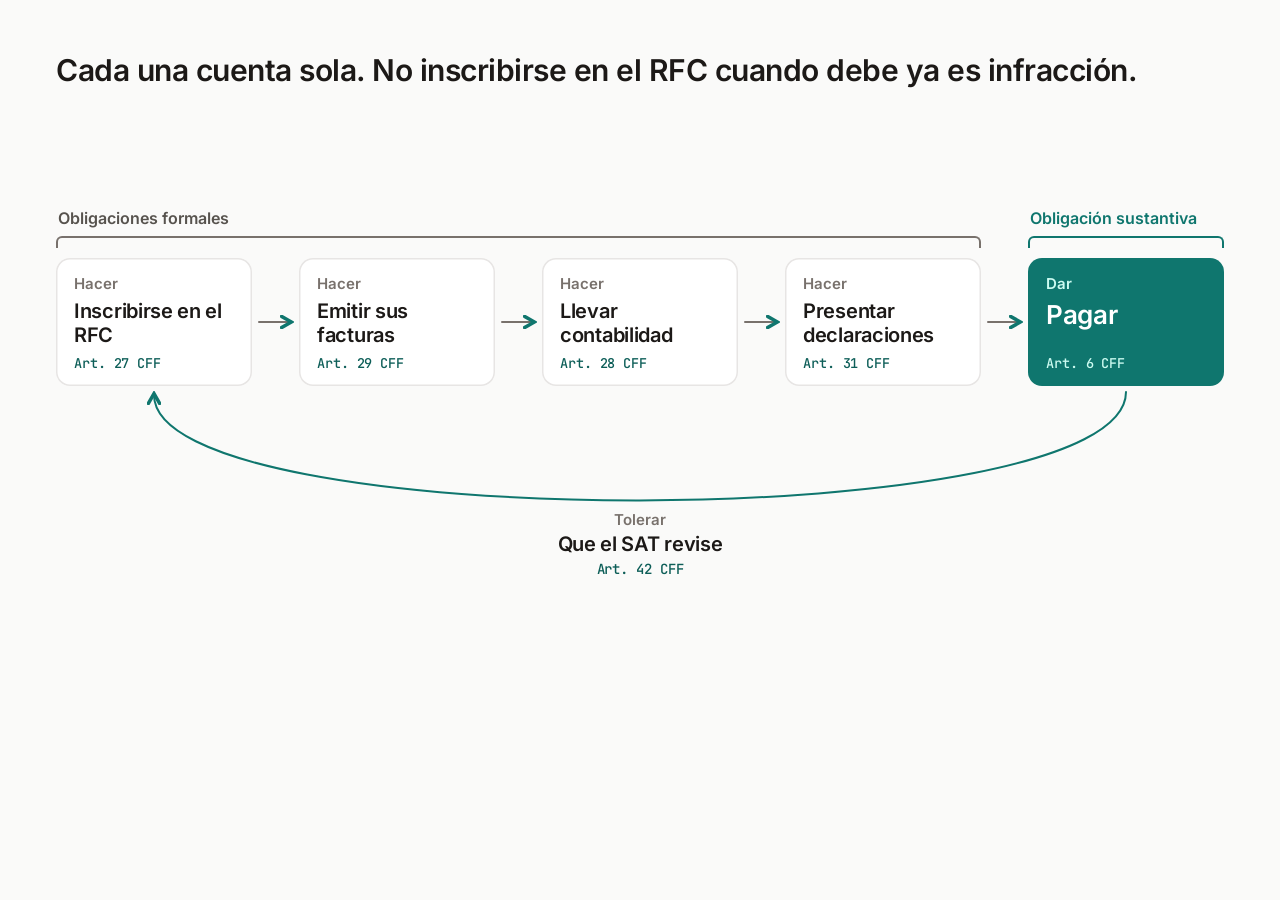
<file: aprende/laminas/p5.html>
<!DOCTYPE html>
<html lang="es"><head><meta charset="utf-8">
<meta name="viewport" content="width=device-width, initial-scale=1">
<title>Aprende 5: obligaciones del contribuyente</title>
<link rel="stylesheet" href="lamina.css">
<style>
  /* Recurso: una cadena. Las obligaciones formales son los pasos que llevan
     al pago, y el SAT puede revisar la cadena completa de regreso. */
  .nodo { position: absolute; border-radius: 14px; background: #fff; box-shadow: inset 0 0 0 1.5px var(--line); padding: 16px 18px; }
  .nodo .v { font-size: 15px; font-weight: 600; color: var(--ink3); }
  .nodo .t { margin-top: 6px; font-size: 20px; font-weight: 600; letter-spacing: -0.3px; line-height: 1.2; }
  .nodo .art { position: absolute; left: 18px; bottom: 14px; font-size: 13.5px; }
  #n5 { background: var(--teal); box-shadow: none; color: #fff; }
  #n5 .v { color: var(--teal-l); } #n5 .art { color: var(--teal-l); }
  #n5 .t { font-size: 26px; }
  .llave { position: absolute; height: 12px; border: 2px solid var(--ink3); border-bottom: 0; border-radius: 6px 6px 0 0; }
  .llave span { position: absolute; left: 0; bottom: 20px; font-size: 16px; font-weight: 600; color: var(--ink2); white-space: nowrap; }
  #lk5 { border-color: var(--teal); } #lk5 span { color: var(--teal); }
  #tol { position: absolute; text-align: center; }
  #tol .v { font-size: 15px; font-weight: 600; color: var(--ink3); }
  #tol .t { margin-top: 3px; font-size: 20px; font-weight: 600; letter-spacing: -0.3px; }
  #tol .art { margin-top: 4px; }
  svg.wires path.flecha { stroke: var(--ink3); stroke-width: 2; }
  svg.wires path.arco { stroke: var(--teal); stroke-width: 2; }
  .m .nodo { padding: 12px 16px; }
  .m .nodo .t { margin-top: 3px; font-size: 20px; }
  .m .nodo .art { left: auto; right: 16px; bottom: auto; top: 13px; }
  .m #n5 .t { font-size: 24px; }
  .m .llave { display: none; }
  .m #tol { text-align: left; }
</style>
</head><body><div id="stage">
  <div class="brand"><div class="badge">FA</div><div class="word"><b>Fisco</b> Abierto</div></div>
  <div class="kicker" data-t="kicker"></div>
  <div class="fig">
    <div class="cap" id="c1" data-t="c1"></div>
    <div class="cap" id="c2" data-t="c2"></div>
    <div class="cap" id="c3" data-t="c3"></div>
    <div class="cap" id="c4" data-t="c4"></div>
    <div class="cap" id="c5" data-t="c5"></div>
    <div class="cap" id="c6" data-t="c6"></div>
    <svg class="wires" viewBox="0 0 1280 720" aria-hidden="true">
      <defs>
        <marker id="pg" viewBox="0 0 10 10" refX="7" refY="5" markerWidth="7" markerHeight="7" orient="auto-start-reverse"><path d="M1 1 L8 5 L1 9" fill="none" stroke="#78716C" stroke-width="1.6"/></marker>
        <marker id="pt" viewBox="0 0 10 10" refX="7" refY="5" markerWidth="7" markerHeight="7" orient="auto-start-reverse"><path d="M1 1 L8 5 L1 9" fill="none" stroke="#0F766E" stroke-width="1.6"/></marker>
      </defs>
      <path id="f1" class="flecha" marker-end="url(#pg)"/>
      <path id="f2" class="flecha" marker-end="url(#pg)"/>
      <path id="f3" class="flecha" marker-end="url(#pg)"/>
      <path id="f4" class="flecha" marker-end="url(#pg)"/>
      <path id="arc" class="arco" marker-end="url(#pt)"/>
    </svg>
    <div class="nodo" id="n1"><div class="v" data-t="v1"></div><div class="t" data-t="t1"></div><div class="art" data-t="a1"></div></div>
    <div class="nodo" id="n2"><div class="v" data-t="v2"></div><div class="t" data-t="t2"></div><div class="art" data-t="a2"></div></div>
    <div class="nodo" id="n3"><div class="v" data-t="v3"></div><div class="t" data-t="t3"></div><div class="art" data-t="a3"></div></div>
    <div class="nodo" id="n4"><div class="v" data-t="v4"></div><div class="t" data-t="t4"></div><div class="art" data-t="a4"></div></div>
    <div class="nodo" id="n5"><div class="v" data-t="v5"></div><div class="t" data-t="t5"></div><div class="art" data-t="a5"></div></div>
    <div class="llave" id="lk1"><span data-t="formales"></span></div>
    <div class="llave" id="lk5"><span data-t="sustantiva"></span></div>
    <div id="tol"><div class="v" data-t="tolV"></div><div class="t" data-t="tolT"></div><div class="art" data-t="a6"></div></div>
  </div>
  <div class="end" id="end">
    <div class="tit" data-t="endH"></div>
    <div class="src" data-t="endSrc"></div>
    <div class="disc-legal"><span data-t="legal"></span><div class="verif" data-t="verif"></div></div>
  </div>
</div>
<script src="const.js"></script>
<script src="motor.js"></script>
<script>
const T = {
  es: {
    kicker: 'Aprende · 5 de 6',
    c1: 'Pagar es solo una de sus obligaciones fiscales.',
    c2: 'Antes del pago van otras. Se inscribe en el RFC y emite sus facturas.',
    c3: 'Lleva su contabilidad y presenta sus declaraciones.',
    c4: 'Al final paga. A esa se le llama obligación sustantiva; a las demás, formales.',
    c5: 'Y debe permitir que el SAT revise la cadena completa.',
    c6: 'Cada una cuenta sola. No inscribirse en el RFC cuando debe ya es infracción.',
    v1: 'Hacer', t1: 'Inscribirse en el RFC',
    v2: 'Hacer', t2: 'Emitir sus facturas',
    v3: 'Hacer', t3: 'Llevar contabilidad',
    v4: 'Hacer', t4: 'Presentar declaraciones',
    v5: 'Dar', t5: 'Pagar',
    formales: 'Obligaciones formales', sustantiva: 'Obligación sustantiva',
    tolV: 'Tolerar', tolT: 'Que el SAT revise',
    a1: 'Art. 27 CFF', a2: 'Art. 29 CFF', a3: 'Art. 28 CFF', a4: 'Art. 31 CFF', a5: 'Art. 6 CFF', a6: 'Art. 42 CFF',
    endH: 'Pagar es la obligación sustantiva. Las formales se cumplen aparte, y incumplir una es infracción por sí misma.',
    endSrc: 'Arts. 6, 27, 28, 29, 31 y 42 CFF · Art. 79, fr. I CFF',
    legal: K.LEGAL_ES, verif: K.VERIF_ES,
  },
  en: {
    kicker: 'Learn · 5 of 6',
    c1: 'Paying is only one of your tax obligations.',
    c2: 'Others come before the payment. You register with the RFC and issue your invoices.',
    c3: 'You keep your accounting records and file your returns.',
    c4: 'Then you pay. That one is called substantive; the rest are formal.',
    c5: 'And you must allow the SAT to review the whole chain.',
    c6: 'Each one stands on its own. Not registering with the RFC when you must is already an infraction.',
    v1: 'Do', t1: 'Register with the RFC',
    v2: 'Do', t2: 'Issue your invoices',
    v3: 'Do', t3: 'Keep accounting records',
    v4: 'Do', t4: 'File returns',
    v5: 'Give', t5: 'Pay',
    formales: 'Formal obligations', sustantiva: 'Substantive obligation',
    tolV: 'Allow', tolT: 'The SAT to review',
    a1: 'Tax Code art. 27', a2: 'Tax Code art. 29', a3: 'Tax Code art. 28', a4: 'Tax Code art. 31', a5: 'Tax Code art. 6', a6: 'Tax Code art. 42',
    endH: 'Paying is the substantive obligation. Formal ones are met separately, and breaching one is an infraction in itself.',
    endSrc: 'Federal Tax Code art. 6, 27, 28, 29, 31 and 42 · art. 79, sec. I',
    legal: K.LEGAL_EN, verif: K.VERIF_EN,
  }
};
fill(T);
// En teléfono no hay llaves: cada nodo dice si es formal o sustantiva.
if (M) {
  const f = LANG === 'en' ? ['Formal · do', 'Substantive · give'] : ['Formal · hacer', 'Sustantiva · dar'];
  for (let i = 1; i <= 4; i++) document.querySelector(`#n${i} .v`).textContent = f[0];
  document.querySelector('#n5 .v').textContent = f[1];
}

// Geometría: cinco nodos en fila (escritorio) o en columna (teléfono).
const N = [];
if (M) { for (let i = 0; i < 5; i++) N.push({ x: 32, y: 214 + i * 104, w: 540, h: 82 }); }
else { for (let i = 0; i < 5; i++) N.push({ x: 56 + i * 243, y: 290, w: 196, h: 128 }); }
N.forEach((n, i) => { const e = document.getElementById('n' + (i + 1)); e.style.left = n.x + 'px'; e.style.top = n.y + 'px'; e.style.width = n.w + 'px'; e.style.height = n.h + 'px'; });
const d = (id, v) => document.getElementById(id).setAttribute('d', v);
for (let i = 0; i < 4; i++) {
  const a = N[i], b = N[i + 1];
  if (M) d('f' + (i + 1), `M ${a.x + 60} ${a.y + a.h + 5} L ${a.x + 60} ${b.y - 7}`);
  else d('f' + (i + 1), `M ${a.x + a.w + 7} ${a.y + a.h / 2} L ${b.x - 9} ${b.y + b.h / 2}`);
}
if (M) {
  const a = N[4], b = N[0], x = a.x + a.w;
  d('arc', `M ${x + 6} ${a.y + a.h / 2} C ${x + 110} ${a.y + a.h / 2} ${x + 110} ${b.y + b.h / 2} ${x + 9} ${b.y + b.h / 2}`);
  pos('tol', [], [32, 752]);
} else {
  const a = N[4], b = N[0], y = a.y + a.h;
  d('arc', `M ${a.x + a.w / 2} ${y + 6} C ${a.x + a.w / 2} ${y + 150} ${b.x + b.w / 2} ${y + 150} ${b.x + b.w / 2} ${y + 9}`);
  const tol = document.getElementById('tol'); tol.style.left = '440px'; tol.style.width = '400px'; tol.style.top = (y + 124) + 'px';
  const l1 = document.getElementById('lk1'), l5 = document.getElementById('lk5');
  l1.style.left = N[0].x + 'px'; l1.style.width = (N[3].x + N[3].w - N[0].x) + 'px'; l1.style.top = (N[0].y - 22) + 'px';
  l5.style.left = N[4].x + 'px'; l5.style.width = N[4].w + 'px'; l5.style.top = (N[0].y - 22) + 'px';
}

enter('.brand', 0.1, 0.6); enter('.kicker', 0.2, 0.6);
enter('#c1', 0.3, 0.7);
enter('#n5', 0.8, 0.7, 10);

leave('#c1', 3.6, 0.3); enter('#c2', 3.9, 0.6);
enter('#n1', 4.3, 0.6, 10); draw('#f1', 4.9, 0.5); enter('#n2', 5.3, 0.6, 10);
leave('#c2', 8.6, 0.3); enter('#c3', 8.9, 0.6);
draw('#f2', 9.2, 0.5); enter('#n3', 9.6, 0.6, 10); draw('#f3', 10.2, 0.5); enter('#n4', 10.6, 0.6, 10);
leave('#c3', 13.0, 0.3); enter('#c4', 13.3, 0.6);
draw('#f4', 13.6, 0.5);
at('#n5', 14.1, 0.35, { s: 1 }, { s: 1.05 }, 'out'); at('#n5', 14.45, 0.35, { s: 1.05 }, { s: 1 }, 'io');
enter('#lk1', 14.6, 0.6, 6); enter('#lk5', 15.0, 0.6, 6);
leave('#c4', 18.4, 0.3); enter('#c5', 18.7, 0.6);
draw('#arc', 19.0, 1.2); enter('#tol', 19.9, 0.6, 8);
leave('#c5', 23.0, 0.3); enter('#c6', 23.3, 0.6);

terminar(27.5);
</script>
</body></html>
</file>
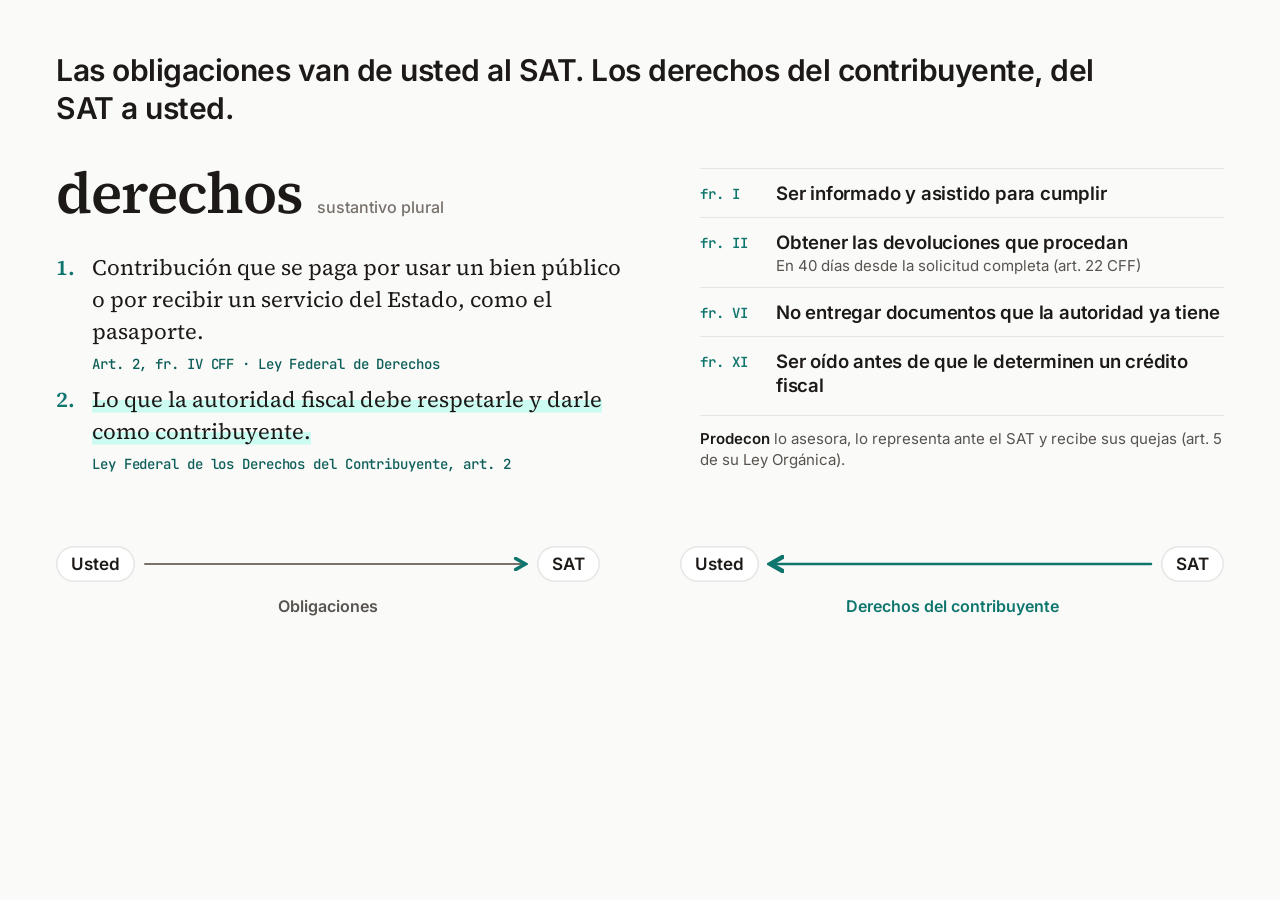
<file: aprende/laminas/p6.html>
<!DOCTYPE html>
<html lang="es"><head><meta charset="utf-8">
<meta name="viewport" content="width=device-width, initial-scale=1">
<title>Aprende 6: los dos sentidos de derechos</title>
<link rel="stylesheet" href="lamina.css">
<style>
  /* Recurso: una entrada de diccionario. La palabra tiene dos acepciones;
     la segunda se abre en ejemplos y al final las flechas se invierten
     respecto de las obligaciones. */
  #voz { position: absolute; left: 56px; top: 196px; width: 580px; }
  #voz .w { font-family: Serif4, serif; font-weight: 600; font-size: 58px; letter-spacing: -1px; line-height: 1; }
  #voz .g { margin-left: 14px; font-size: 16px; font-weight: 500; color: var(--ink3); }
  .acep { position: absolute; left: 56px; width: 580px; font-family: Serif4, serif; font-size: 22px; line-height: 1.45; padding-left: 36px; }
  .acep .num { position: absolute; left: 0; top: 0; font-family: Serif4, serif; font-weight: 600; color: var(--teal); }
  .acep .art { display: block; margin-top: 6px; font-size: 14px; }
  #a1 { top: 284px; } #a2 { top: 416px; }
  #a2 .txt { background-image: linear-gradient(var(--teal-l), var(--teal-l)); background-repeat: no-repeat;
    background-position: 0 92%; background-size: calc(var(--p, 0) * 100%) 42%; }
  #lista { position: absolute; left: 700px; top: 200px; width: 524px; }
  .der { display: grid; grid-template-columns: 64px 1fr; column-gap: 12px; padding: 12px 0; border-top: 1.5px solid var(--line); }
  .der .fr { font-family: Mono, monospace; font-weight: 600; font-size: 14px; color: var(--teal); padding-top: 4px; white-space: nowrap; }
  .der .t { font-size: 18.5px; font-weight: 600; letter-spacing: -0.2px; line-height: 1.3; }
  .der .s { grid-column: 2; margin-top: 2px; font-size: 15px; color: var(--ink2); }
  #pro { margin-top: 6px; padding-top: 12px; border-top: 1.5px solid var(--line); font-size: 15px; color: var(--ink2); line-height: 1.4; }
  #pro b { color: var(--ink); font-weight: 600; }
  .dir { position: absolute; top: 578px; width: 544px; height: 80px; }
  #dirA { left: 56px; } #dirB { left: 680px; }
  .dir .p { position: absolute; top: 0; padding: 8px 15px; border-radius: 999px; font-size: 17px; font-weight: 600; white-space: nowrap; }
  .dir .yo { left: 0; background: #fff; box-shadow: inset 0 0 0 1.5px var(--line); }
  .dir .sat { right: 0; background: #fff; box-shadow: inset 0 0 0 1.5px var(--line); }
  .dir .rot { position: absolute; top: 50px; left: 0; width: 100%; text-align: center; font-size: 16px; font-weight: 600; }
  #dirA .rot { color: var(--ink2); } #dirB .rot { color: var(--teal); }
  svg.wires path.oblig { stroke: var(--ink3); stroke-width: 2; }
  .m #voz { left: 32px; top: 196px; width: 656px; }
  .m #voz .w { font-size: 50px; }
  .m .acep { left: 32px; width: 656px; font-size: 20px; padding-left: 30px; }
  .m #a1 { top: 268px; } .m #a2 { top: 378px; }
  .m #lista { left: 32px; top: 474px; width: 656px; }
  .m .der { grid-template-columns: 64px 1fr; padding: 7px 0; }
  .m .der .t { font-size: 16.5px; }
  .m .der .s { display: none; }
  .m #pro { font-size: 14px; padding-top: 8px; }
  .m .dir { width: 656px; height: 70px; }
  .m #dirA { left: 32px; top: 752px; } .m #dirB { left: 32px; top: 824px; }
  .m .dir .rot { top: 0; font-size: 14px; }
  .m .dir .p { top: 24px; font-size: 15px; padding: 6px 13px; }
</style>
</head><body><div id="stage">
  <div class="brand"><div class="badge">FA</div><div class="word"><b>Fisco</b> Abierto</div></div>
  <div class="kicker" data-t="kicker"></div>
  <div class="fig">
    <div class="cap" id="c1" data-t="c1"></div>
    <div class="cap" id="c2" data-t="c2"></div>
    <div class="cap" id="c3" data-t="c3"></div>
    <div class="cap" id="c4" data-t="c4"></div>
    <div class="cap" id="c5" data-t="c5"></div>
    <div id="voz"><span class="w" lang="es">derechos</span><span class="g" data-t="gloss"></span></div>
    <div class="acep" id="a1" data-baja="p2"><span class="num">1.</span><span data-t="a1"></span><span class="art" data-t="a1r"></span></div>
    <div class="acep" id="a2"><span class="num">2.</span><span class="txt" data-t="a2"></span><span class="art" data-t="a2r"></span></div>
    <div id="lista">
      <div class="der" id="d1"><div class="fr" data-t="f1"></div><div class="t" data-t="d1"></div></div>
      <div class="der" id="d2"><div class="fr" data-t="f2"></div><div class="t" data-t="d2"></div><div class="s" data-t="d2s"></div></div>
      <div class="der" id="d3"><div class="fr" data-t="f3"></div><div class="t" data-t="d3"></div></div>
      <div class="der" id="d4"><div class="fr" data-t="f4"></div><div class="t" data-t="d4"></div></div>
      <div id="pro" data-t="pro"></div>
    </div>
    <svg class="wires" viewBox="0 0 1280 720" aria-hidden="true">
      <defs>
        <marker id="pg" viewBox="0 0 10 10" refX="7" refY="5" markerWidth="7" markerHeight="7" orient="auto-start-reverse"><path d="M1 1 L8 5 L1 9" fill="none" stroke="#78716C" stroke-width="1.6"/></marker>
        <marker id="pt" viewBox="0 0 10 10" refX="7" refY="5" markerWidth="7" markerHeight="7" orient="auto-start-reverse"><path d="M1 1 L8 5 L1 9" fill="none" stroke="#0F766E" stroke-width="1.6"/></marker>
      </defs>
      <path id="wA" class="oblig" marker-end="url(#pg)"/>
      <path id="wB" marker-end="url(#pt)"/>
    </svg>
    <div class="dir" id="dirA"><span class="p yo" data-t="yo"></span><span class="p sat">SAT</span><span class="rot" data-t="rotA"></span></div>
    <div class="dir" id="dirB"><span class="p yo" data-t="yo"></span><span class="p sat">SAT</span><span class="rot" data-t="rotB"></span></div>
  </div>
  <div class="end" id="end">
    <div class="tit" data-t="endH"></div>
    <div class="src" data-t="endSrc"></div>
    <div class="disc-legal"><span data-t="legal"></span><div class="verif" data-t="verif"></div></div>
  </div>
</div>
<script src="const.js"></script>
<script src="motor.js"></script>
<script>
const T = {
  es: {
    kicker: 'Aprende · 6 de 6',
    c1: 'En materia fiscal, la palabra <em>derechos</em> tiene dos sentidos.',
    c2: 'El primero es una contribución. La paga cuando el Estado le da un servicio, como el pasaporte.',
    c3: 'El segundo son sus derechos como contribuyente, lo que la autoridad le debe a usted.',
    c4: 'Por ejemplo, que le informe, que le devuelva lo que procede y que lo escuche.',
    c5: 'Las obligaciones van de usted al SAT. Los derechos del contribuyente, del SAT a usted.',
    gloss: 'sustantivo plural',
    a1: 'Contribución que se paga por usar un bien público o por recibir un servicio del Estado, como el pasaporte.',
    a1r: 'Art. 2, fr. IV CFF · Ley Federal de Derechos',
    a2: 'Lo que la autoridad fiscal debe respetarle y darle como contribuyente.',
    a2r: 'Ley Federal de los Derechos del Contribuyente, art. 2',
    f1: 'fr. I', d1: 'Ser informado y asistido para cumplir',
    f2: 'fr. II', d2: 'Obtener las devoluciones que procedan', d2s: 'En 40 días desde la solicitud completa (art. 22 CFF)',
    f3: 'fr. VI', d3: 'No entregar documentos que la autoridad ya tiene',
    f4: 'fr. XI', d4: 'Ser oído antes de que le determinen un crédito fiscal',
    pro: '<b>Prodecon</b> lo asesora, lo representa ante el SAT y recibe sus quejas (art. 5 de su Ley Orgánica).',
    yo: 'Usted', rotA: 'Obligaciones', rotB: 'Derechos del contribuyente',
    endH: 'Un derecho puede ser algo que usted paga o algo que le deben. Los del contribuyente van en sentido contrario a las obligaciones.',
    endSrc: 'Art. 2, fr. IV CFF · Art. 20 LFD · Art. 2 LFDC · Art. 22 CFF · Art. 5 LOPDC',
    legal: K.LEGAL_ES, verif: K.VERIF_ES,
  },
  en: {
    kicker: 'Learn · 6 of 6',
    c1: 'In Mexican tax law, the word <em>derechos</em> has two meanings.',
    c2: 'The first is a contribution. You pay it when the State provides you a service, such as a passport.',
    c3: 'The second is your rights as a taxpayer, what the tax authority owes you.',
    c4: 'For example, to inform you, to refund what is due and to hear you out.',
    c5: 'Obligations run from you to the SAT. Taxpayer rights run from the SAT to you.',
    gloss: 'plural noun',
    a1: 'A contribution you pay for using public property or receiving a State service, such as a passport. In English, a fee.',
    a1r: 'Tax Code art. 2, sec. IV · Federal Fees Law',
    a2: 'What the tax authority must respect and provide you as a taxpayer. In English, rights.',
    a2r: 'Federal Taxpayer Rights Law, art. 2',
    f1: 'sec. I', d1: 'To be informed and assisted in complying',
    f2: 'sec. II', d2: 'To obtain the refunds that apply', d2s: 'Within 40 days of a complete request (Tax Code art. 22)',
    f3: 'sec. VI', d3: 'Not to hand over documents the authority already has',
    f4: 'sec. XI', d4: 'To be heard before a tax debt is assessed',
    pro: '<b>Prodecon</b> advises you, represents you before the SAT and takes your complaints (art. 5 of its Organic Law).',
    yo: 'You', rotA: 'Obligations', rotB: 'Taxpayer rights',
    endH: 'A derecho can be something you pay or something you are owed. Taxpayer rights run opposite to obligations.',
    endSrc: 'Tax Code art. 2, sec. IV and art. 22 · Federal Fees Law art. 20 · Taxpayer Rights Law art. 2 · Prodecon Organic Law art. 5',
    legal: K.LEGAL_EN, verif: K.VERIF_EN,
  }
};
fill(T);

// Flechas entre Tú y SAT, medidas sobre las fichas ya pintadas.
function flecha(dirId, wId, haciaSat) {
  const dir = document.getElementById(dirId), fig = document.querySelector('.fig').getBoundingClientRect();
  const tu = dir.querySelector('.yo').getBoundingClientRect(), sat = dir.querySelector('.sat').getBoundingClientRect();
  const y = tu.top + tu.height / 2 - fig.top, x0 = tu.right - fig.left + 10, x1 = sat.left - fig.left - 10;
  document.getElementById(wId).setAttribute('d', haciaSat ? `M ${x0} ${y} L ${x1 - 3} ${y}` : `M ${x1} ${y} L ${x0 + 3} ${y}`);
}

document.fonts.ready.then(() => {
  flecha('dirA', 'wA', true); flecha('dirB', 'wB', false);

  enter('.brand', 0.1, 0.6); enter('.kicker', 0.2, 0.6);
  enter('#c1', 0.3, 0.7);
  enter('#voz', 0.7, 0.8, 10);
  leave('#c1', 3.6, 0.3); enter('#c2', 3.9, 0.6); enter('#a1', 4.2, 0.7, 10);
  leave('#c2', 8.6, 0.3); enter('#c3', 8.9, 0.6); enter('#a2', 9.2, 0.7, 10); sweep('#a2 .txt', 9.9, 1.2);
  leave('#c3', 12.8, 0.3); enter('#c4', 13.1, 0.6);
  enter('#d1', 13.5, 0.5, 8); enter('#d2', 14.1, 0.5, 8); enter('#d3', 14.7, 0.5, 8); enter('#d4', 15.3, 0.5, 8); enter('#pro', 16.0, 0.6, 6);
  leave('#c4', 18.6, 0.3); enter('#c5', 18.9, 0.6);
  enter('#dirA', 19.2, 0.5, 6); draw('#wA', 19.6, 0.7);
  enter('#dirB', 20.4, 0.5, 6); draw('#wB', 20.8, 0.7);
  terminar(24.5);
});
</script>
</body></html>
</file>
<file: aprende/laminas/lamina.css>
/* Estilo común de las láminas de /aprende. Mismos tokens que los videos del
   sitio (videos/base.css): fondo #FAFAF9, texto #1C1917, secundario #57534E,
   acento #0F766E, acento claro #CCFBF1, menta #5EEAD4, borde #E7E5E4. */
@font-face { font-family: Inter; font-weight: 400; src: url(fuentes/inter-latin-400-normal.woff2); }
@font-face { font-family: Inter; font-weight: 500; src: url(fuentes/inter-latin-500-normal.woff2); }
@font-face { font-family: Inter; font-weight: 600; src: url(fuentes/inter-latin-600-normal.woff2); }
@font-face { font-family: Inter; font-weight: 700; src: url(fuentes/inter-latin-700-normal.woff2); }
@font-face { font-family: Serif4; font-weight: 400; src: url(fuentes/source-serif-4-latin-400-normal.woff2); }
@font-face { font-family: Serif4; font-weight: 600; src: url(fuentes/source-serif-4-latin-600-normal.woff2); }
@font-face { font-family: Mono; font-weight: 500; src: url(fuentes/jetbrains-mono-latin-500-normal.woff2); }
@font-face { font-family: Mono; font-weight: 600; src: url(fuentes/jetbrains-mono-latin-600-normal.woff2); }

:root {
  --bg: #FAFAF9; --ink: #1C1917; --ink2: #57534E; --ink3: #78716C;
  --teal: #0F766E; --teal-d: #0D5E58; --teal-l: #CCFBF1; --mint: #5EEAD4;
  --line: #E7E5E4; --stone: #F0EEEB; --stone2: #E7E3DE; --warn: #B45309; --warn-l: #FEF3C7;
}
* { box-sizing: border-box; margin: 0; padding: 0; }
html, body { width: 1280px; height: 720px; overflow: hidden; background: var(--bg); }
body { font-family: Inter, sans-serif; color: var(--ink); -webkit-font-smoothing: antialiased; }
#stage { position: relative; width: 1280px; height: 720px; overflow: hidden; }

/* Marca y encabezado: solo en el video, que viaja solo. */
.brand { position: absolute; left: 56px; top: 40px; display: flex; align-items: center; gap: 10px; }
.brand .badge { width: 28px; height: 28px; border-radius: 7px; background: var(--teal); color: #fff;
  font-weight: 700; font-size: 12.5px; display: grid; place-items: center; letter-spacing: -0.3px; }
.brand .word { font-weight: 700; font-size: 17px; letter-spacing: -0.2px; }
.brand .word b { color: var(--teal); font-weight: 700; }
.kicker { position: absolute; right: 56px; top: 46px; font-size: 14px; color: var(--ink3); font-weight: 500; letter-spacing: 0.2px; }

/* Narración: una línea por paso, se cruzan con fundido. */
.cap { position: absolute; left: 56px; top: 100px; width: 1100px; font-size: 30px; line-height: 1.25;
  font-weight: 600; letter-spacing: -0.5px; color: var(--ink); }
.cap em { font-style: normal; color: var(--teal); }

.c { position: absolute; left: 0; top: 0; will-change: transform, opacity; }
.chip { display: inline-block; padding: 8px 15px; border-radius: 999px; background: var(--teal); color: #fff; white-space: nowrap;
  font-family: Mono, monospace; font-weight: 600; font-size: 18px; letter-spacing: -0.2px; }
.chip.light { background: #fff; color: var(--teal-d); box-shadow: inset 0 0 0 1.5px var(--teal); }
.art { font-family: Mono, monospace; font-weight: 500; font-size: 14px; color: var(--teal-d); letter-spacing: -0.1px; }

svg.wires { position: absolute; left: 0; top: 0; width: 1280px; height: 720px; overflow: visible; pointer-events: none; }
svg.wires path { fill: none; stroke: var(--teal); stroke-width: 2.5; stroke-linecap: round; }
svg.wires path.soft { stroke: #99D5CD; stroke-width: 2; }

/* Cierre del video, con fuentes y aviso legal. */
.end { position: absolute; left: 56px; top: 150px; width: 1168px; }
.end .tit { font-size: 30px; font-weight: 600; letter-spacing: -0.4px; line-height: 1.25; max-width: 1000px; }
.end .src { margin-top: 26px; font-family: Mono, monospace; font-size: 16px; color: var(--teal-d); line-height: 1.6; max-width: 1000px; }
.end .disc-legal { position: absolute; top: 380px; left: 0; width: 980px; font-size: 13.5px; color: var(--ink3); line-height: 1.5; }
.end .verif { margin-top: 10px; font-size: 13.5px; color: var(--ink3); }

/* Formato 4:5 para teléfono: 720x900 lógico. */
html.m, html.m body, html.m #stage { width: 720px; height: 900px; }
html.m svg.wires { width: 720px; height: 900px; }
.m .brand { left: 32px; top: 30px; }
.m .kicker { display: none; }
.m .cap { left: 32px; top: 88px; width: 656px; font-size: 28px; }
.m .end { left: 32px; top: 190px; width: 656px; }
.m .end .tit { font-size: 26px; }
.m .end .src { font-size: 14.5px; margin-top: 22px; }
.m .end .disc-legal { position: static; margin-top: 40px; width: auto; }

/* En vivo la lámina vive dentro de la página, que ya trae marca, título,
   fuentes y aviso legal. Se escala a su marco desde la esquina. */
html.modo-vivo, html.modo-vivo body { width: 100%; height: 100%; }
.modo-vivo #stage { transform-origin: 0 0; }
.modo-vivo .brand, .modo-vivo .kicker, .modo-vivo .end { display: none; }
.modo-vivo [data-baja] { cursor: pointer; }

/* Todo lo que se dibuja cuelga de .fig. En vivo no hay marca arriba, así que
   el diagrama sube para no dejar un hueco entre la narración y el dibujo. */
/* Alto cero: sin caja propia, revisar.js no la cuenta como algo que se sale
   del lienzo cuando sube en vivo. El ancho sí se conserva, porque de él toman
   su ancho los bloques absolutos que no fijan uno. */
.fig { position: absolute; left: 0; top: 0; width: 100%; height: 0; }
.modo-vivo .fig { top: -32px; }
.modo-vivo.m .fig { top: -40px; }
/* La narración va dentro de .fig: 84 menos 32 la deja a 52 px del borde en
   escritorio, y 84 menos 40 a 44 px en teléfono. */
.modo-vivo .cap { top: 84px; }
</file>
